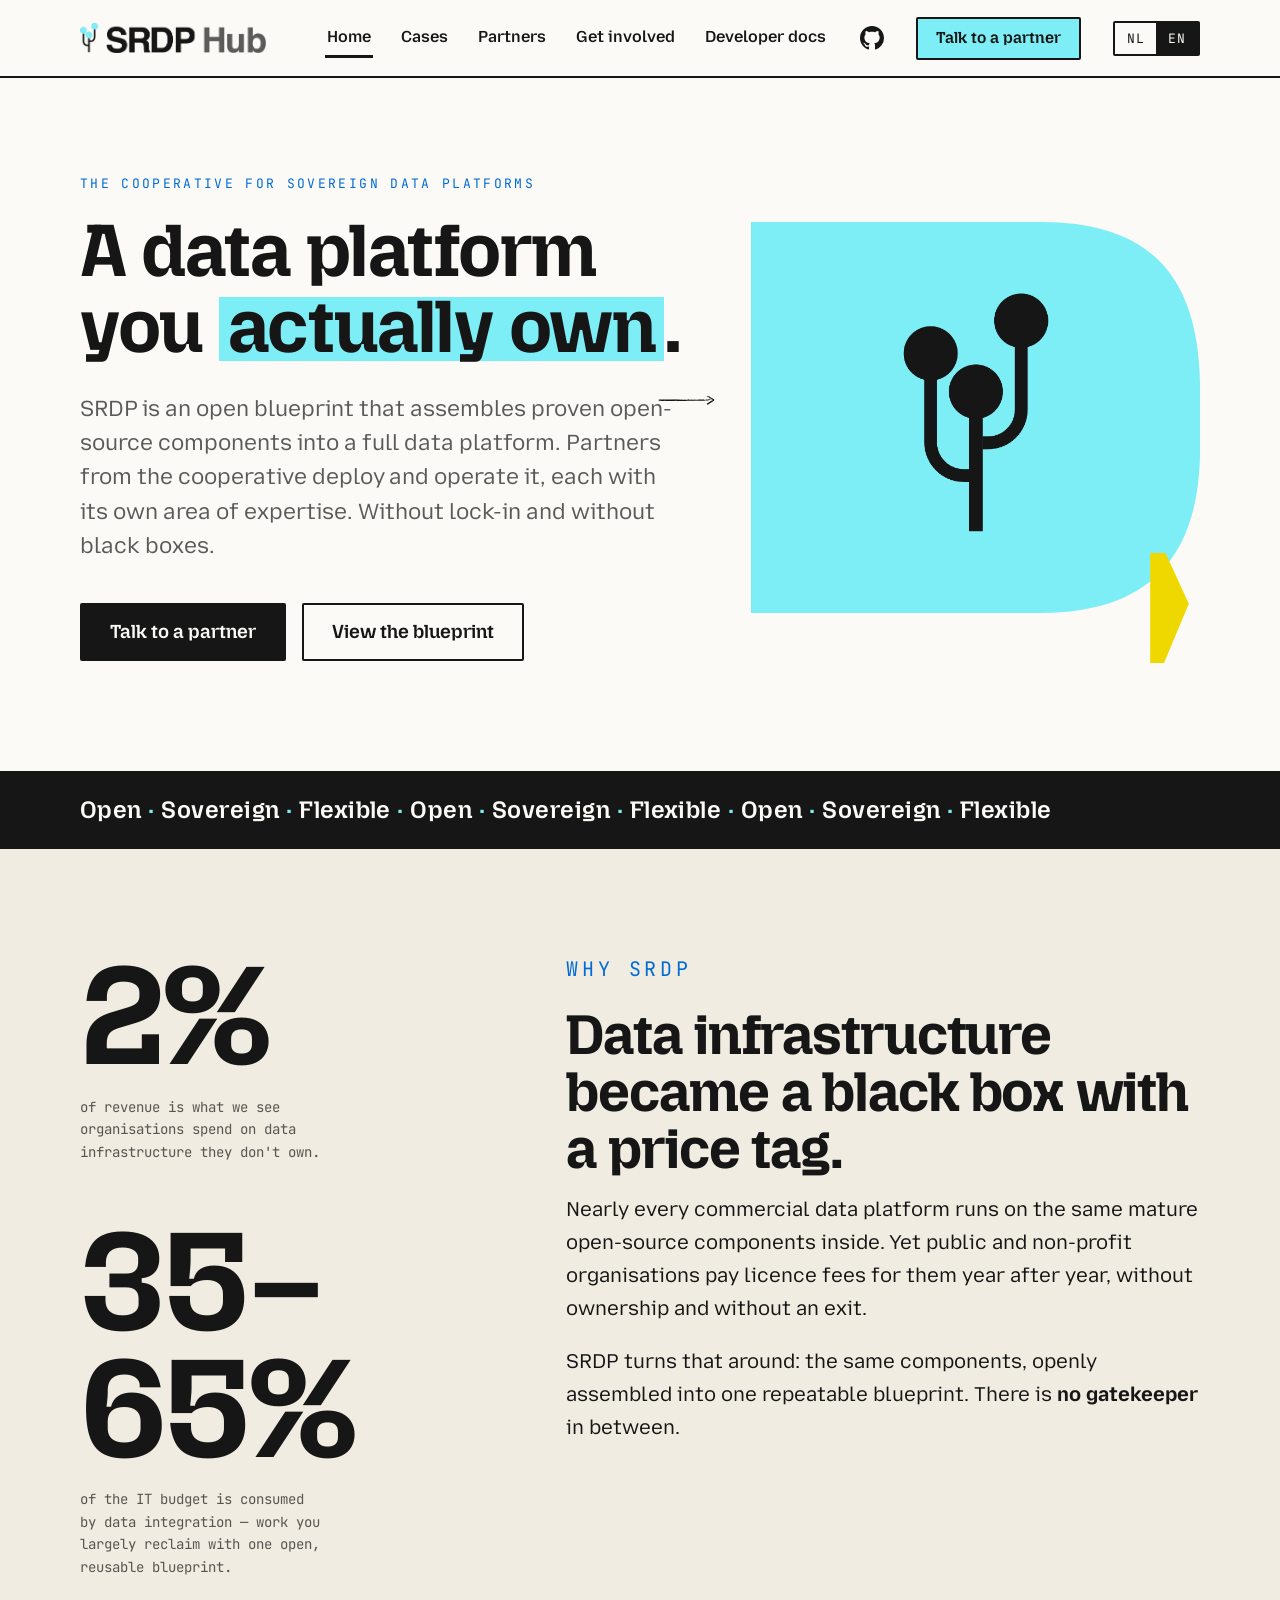
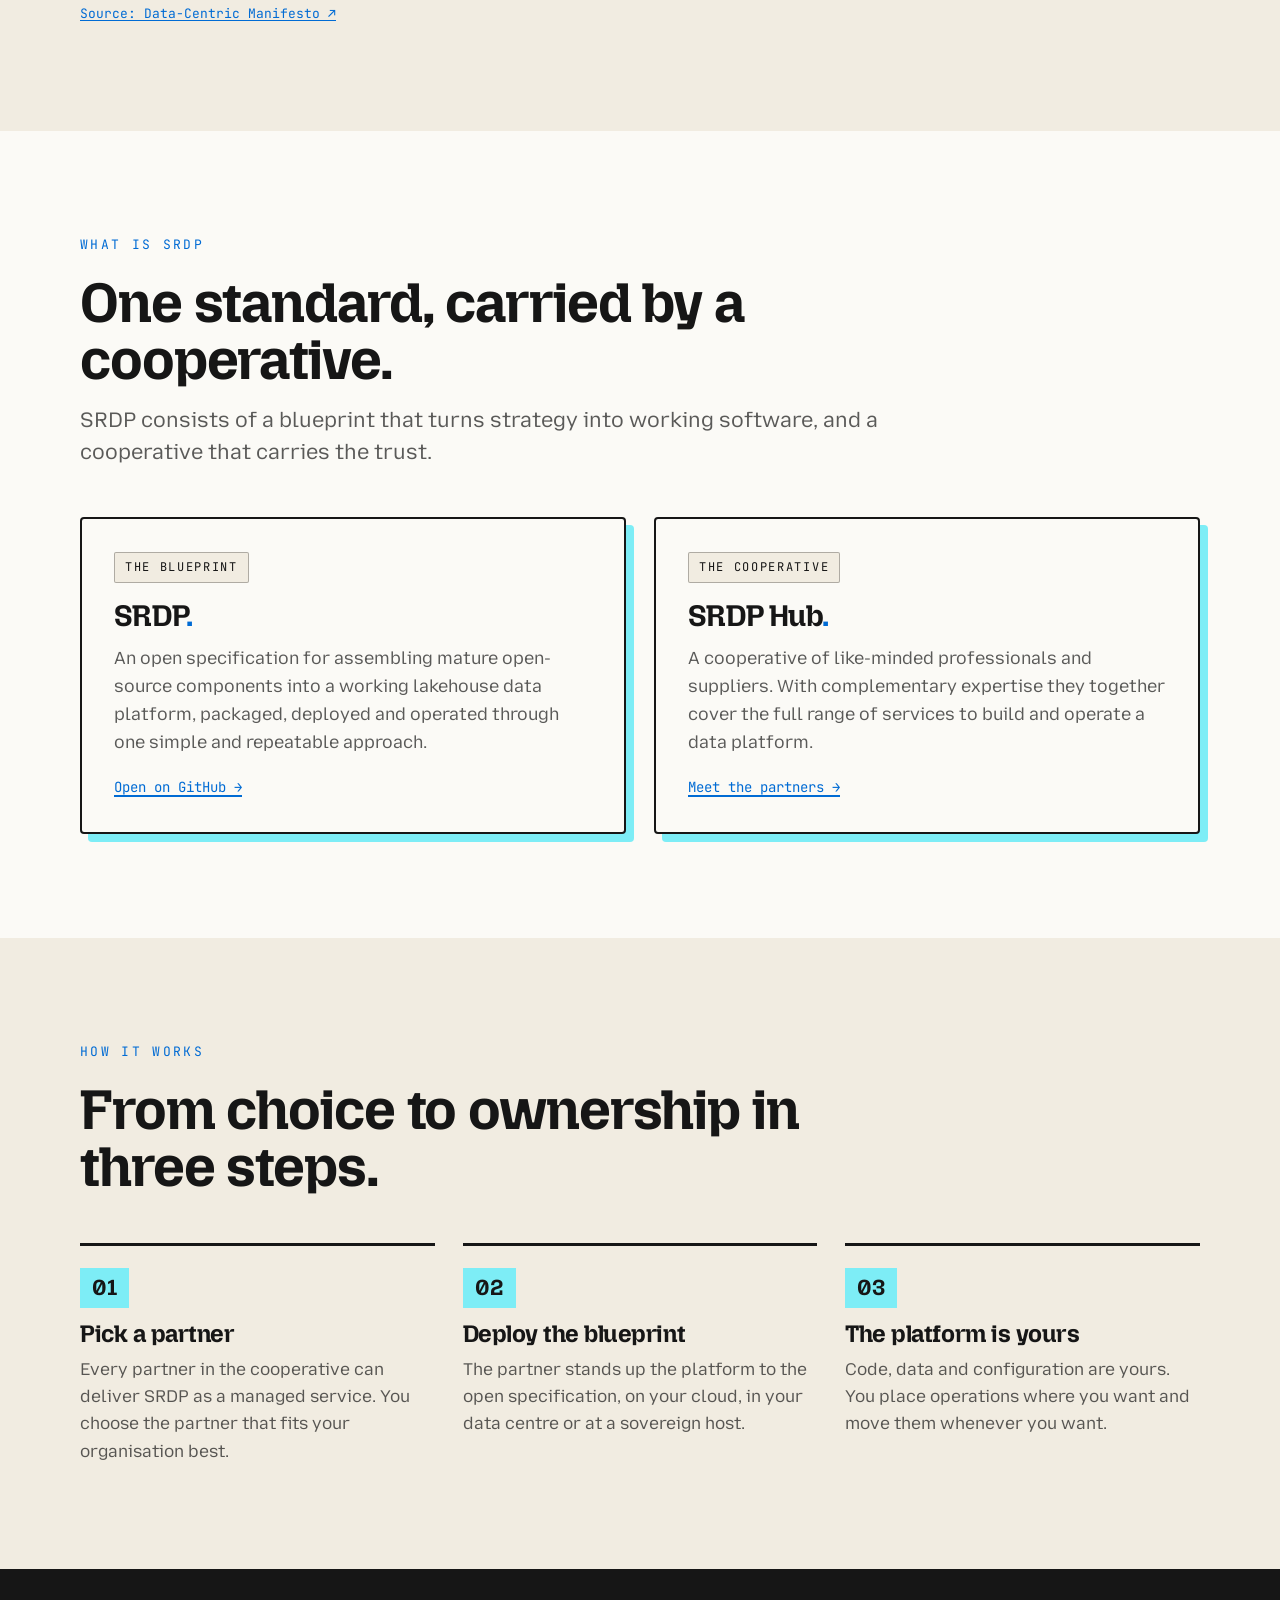
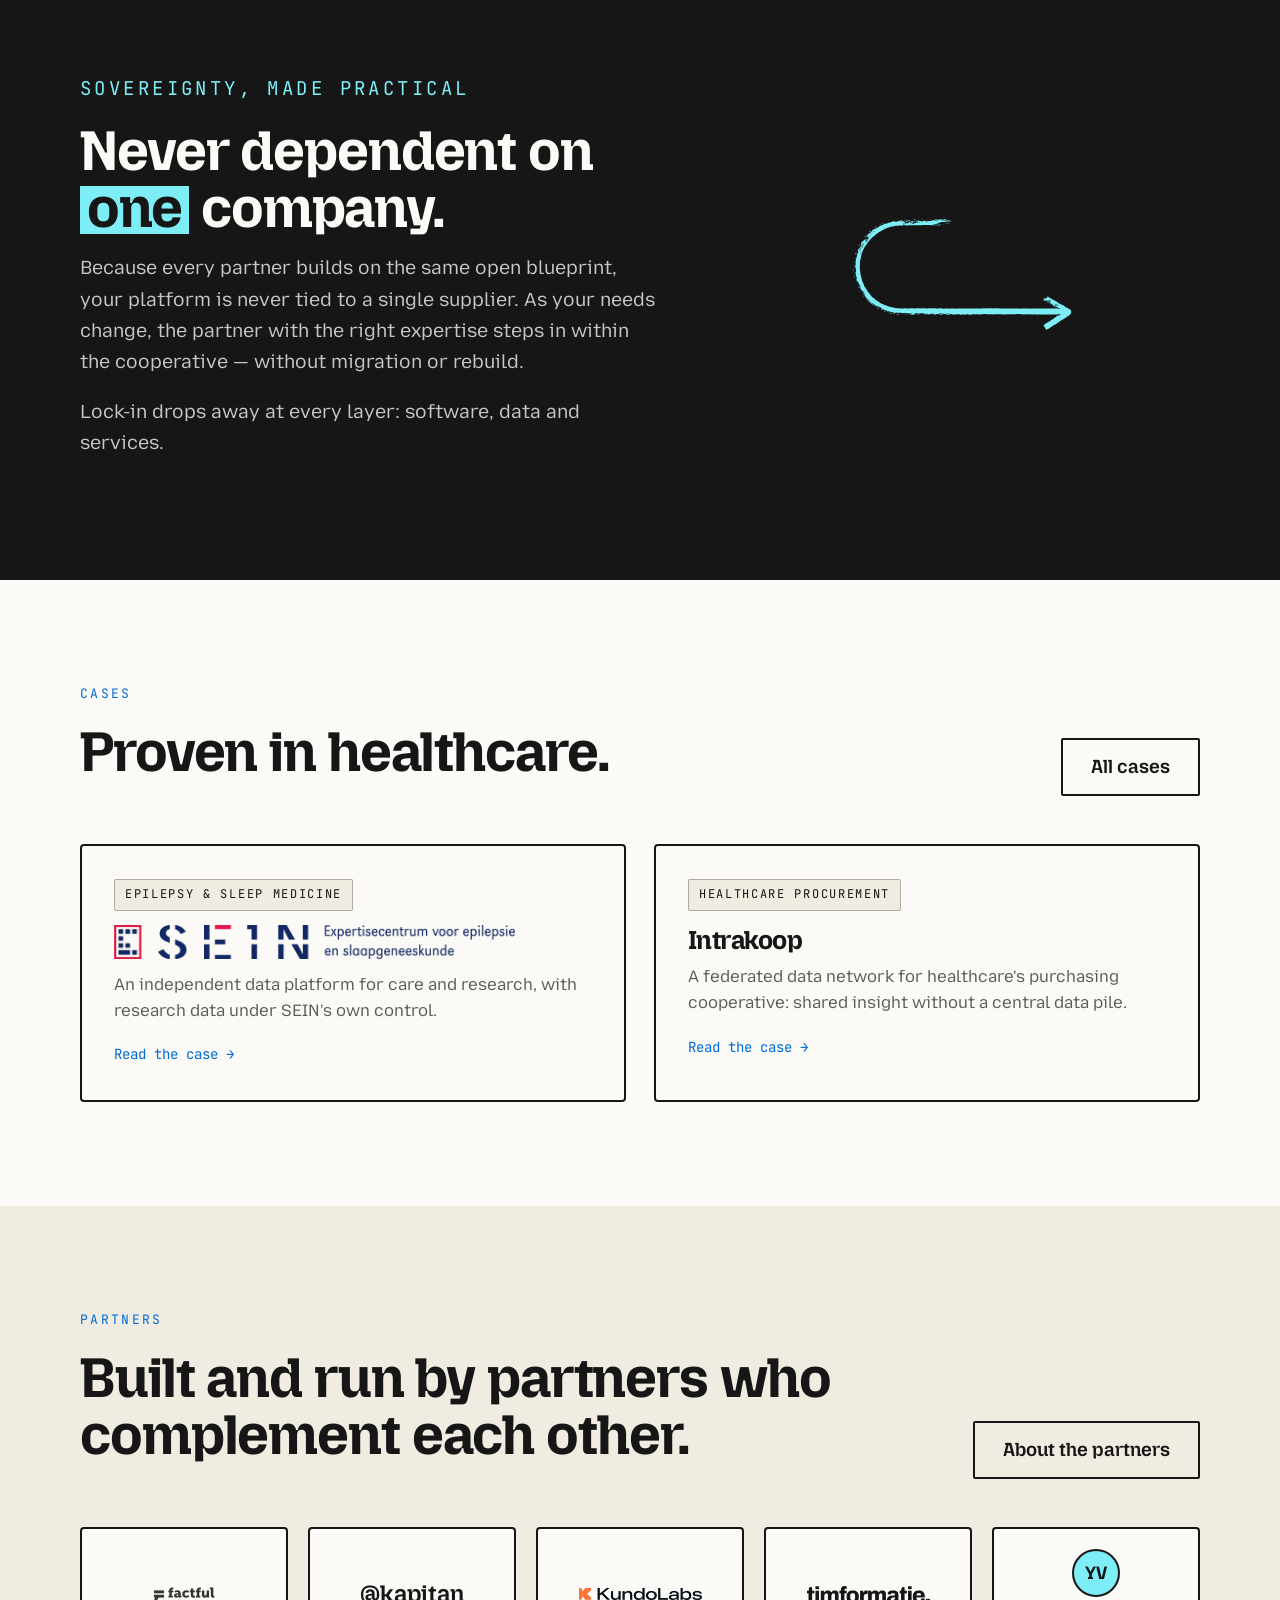
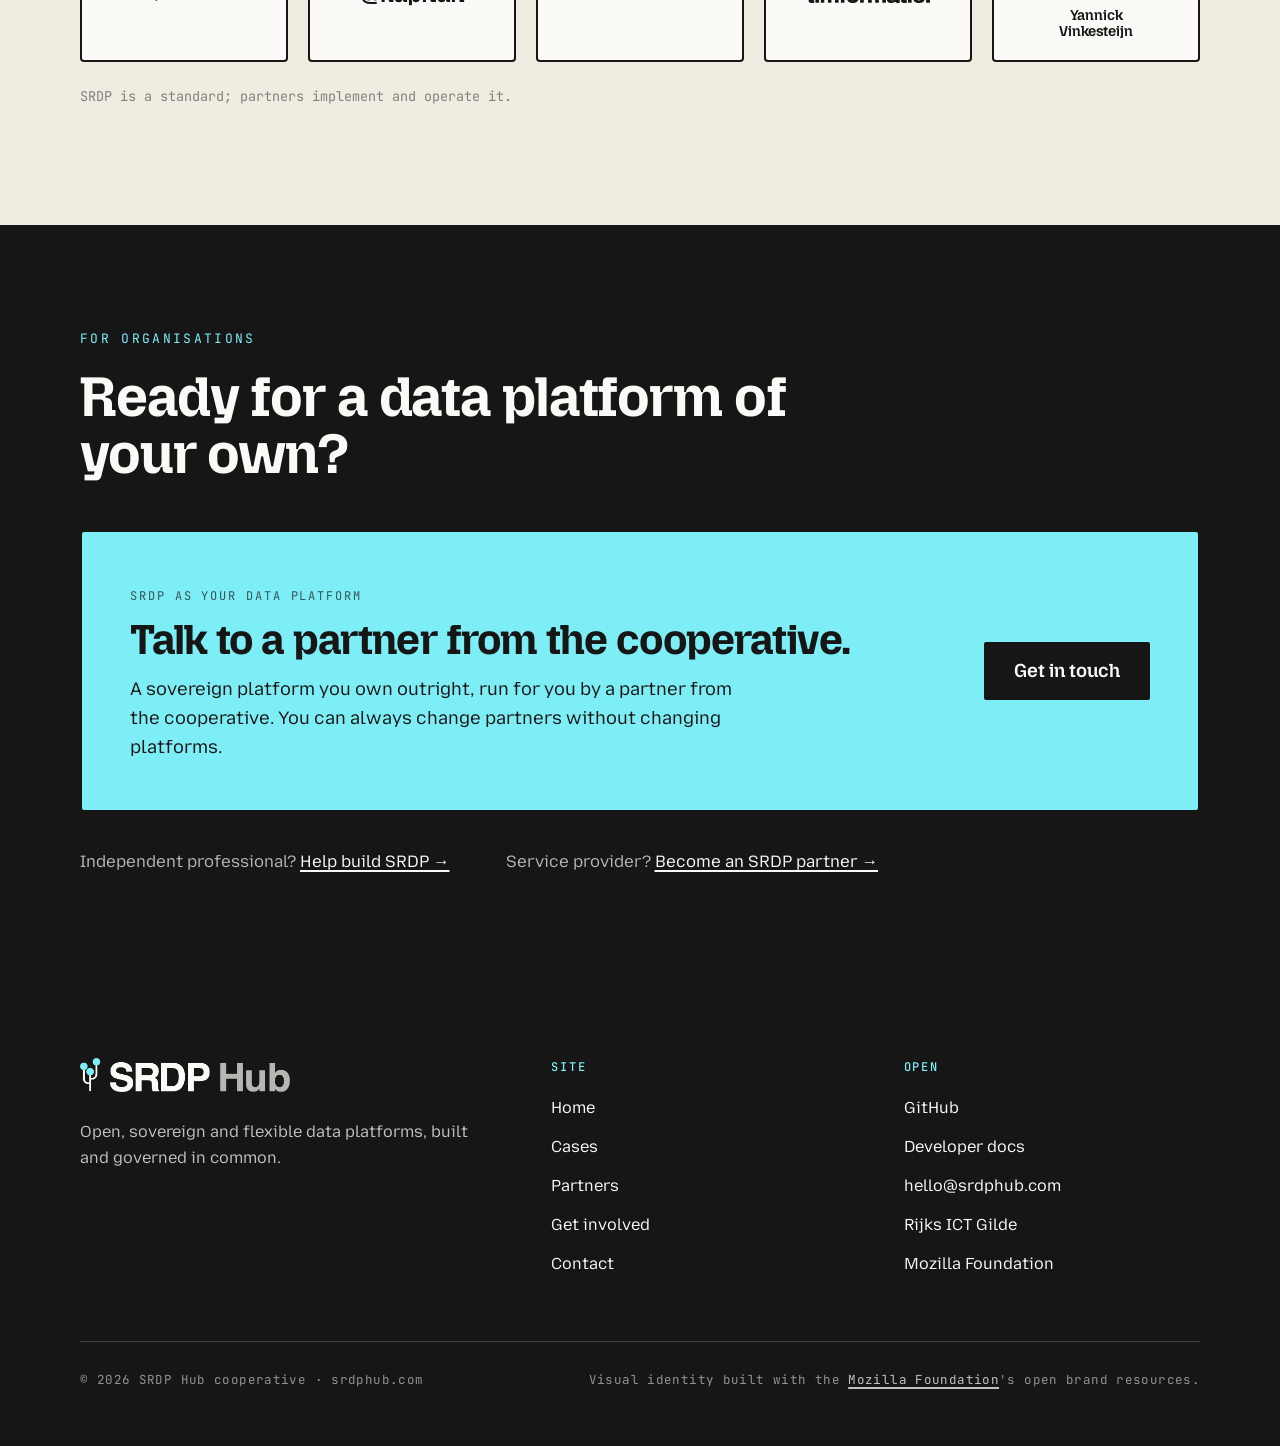
<file: index.html>
<!doctype html>
<html lang="nl" data-lang="nl">
<head>
<meta charset="utf-8">
<script>(function(){try{var k='srdphub-lang',s=localStorage.getItem(k),l;if(s==='en'||s==='nl'){l=s;}else{var a=navigator.languages&&navigator.languages.length?navigator.languages:[navigator.language||''];l=a.some(function(x){return /^nl/i.test(x);})?'nl':'en';}var d=document.documentElement;d.setAttribute('data-lang',l);d.setAttribute('lang',l);}catch(e){}})();</script>
<title>SRDP Hub — Een open-source dataplatform dat je écht bezit</title>
<meta name="viewport" content="width=device-width, initial-scale=1">
<meta name="description" content="SRDP is een open blauwdruk voor soevereine dataplatforms: bewezen open-source componenten, uitgerold en beheerd door coöperatie-partners met complementaire expertise. Zonder lock-in en zonder black box.">
<link rel="canonical" href="https://srdphub.com/">
<meta property="og:type" content="website">
<meta property="og:site_name" content="SRDP Hub">
<meta property="og:title" content="SRDP Hub — Een dataplatform dat je écht bezit">
<meta property="og:description" content="Open blauwdruk voor soevereine dataplatforms. Zonder lock-in en zonder black box, beheerd door partners met complementaire expertise.">
<meta property="og:url" content="https://srdphub.com/">
<meta property="og:image" content="https://srdphub.com/assets/og-image.png">
<meta property="og:locale" content="nl_NL">
<meta property="og:locale:alternate" content="en_US">
<meta name="twitter:card" content="summary_large_image">
<link rel="icon" type="image/png" href="assets/favicon.png">
<link rel="apple-touch-icon" href="assets/favicon.png">
<link rel="preconnect" href="https://fonts.googleapis.com">
<link rel="preconnect" href="https://fonts.gstatic.com" crossorigin>
<link href="https://fonts.googleapis.com/css2?family=Mozilla+Headline:wght@400;600;700&amp;family=Mozilla+Text:wght@400;500;600;700&amp;family=JetBrains+Mono:wght@400;500&amp;display=swap" rel="stylesheet">
<link rel="stylesheet" href="assets/tokens.css">
<link rel="stylesheet" href="assets/site.css?v=3">
<script type="application/ld+json">
{
  "@context": "https://schema.org",
  "@graph": [
    {
      "@type": "Organization",
      "@id": "https://srdphub.com/#org",
      "name": "SRDP Hub",
      "legalName": "SRDP Hub coöperatie",
      "url": "https://srdphub.com/",
      "logo": "https://srdphub.com/assets/og-image.png",
      "email": "hello@srdphub.com",
      "description": "SRDP Hub is een Nederlandse coöperatie van dienstverleners en professionals rond SRDP: een open blauwdruk die bewezen open-source componenten samenvoegt tot een soeverein dataplatform zonder vendor lock-in.",
      "slogan": "Open. Soeverein. Flexibel.",
      "areaServed": "NL",
      "sameAs": ["https://github.com/srdp-hub"],
      "member": [
        {"@type": "Organization", "name": "Factful", "url": "https://factful.nl"},
        {"@type": "Organization", "name": "@kapitan", "url": "https://kapitan.net"},
        {"@type": "Organization", "name": "KundoLabs", "url": "https://kundolabs.com"},
        {"@type": "Organization", "name": "Timformatie", "url": "https://timformatie.nl"},
        {"@type": "Person", "name": "Yannick Vinkesteijn", "url": "https://yannickvinkesteijn.com/", "jobTitle": "Lead developer, DHD"}
      ]
    },
    {
      "@type": "WebSite",
      "@id": "https://srdphub.com/#site",
      "url": "https://srdphub.com/",
      "name": "SRDP Hub",
      "publisher": {"@id": "https://srdphub.com/#org"},
      "inLanguage": ["nl", "en"]
    }
  ]
}
</script>
<style>
  /* ---------- page-specific: hero ---------- */
  .hero { padding: 96px 0 110px; overflow: hidden; }
  .hero-grid { display: grid; grid-template-columns: 1.15fr .85fr; gap: 64px; align-items: center; }
  .hero h1 { font-size: clamp(52px, 5.8vw, 84px); max-width: 14ch; }
  .hero .sub { font-size: 22px; line-height: 1.55; color: var(--ink-70); max-width: 54ch; margin: 28px 0 40px; }
  .hero-ctas { display: flex; gap: 16px; flex-wrap: wrap; align-items: center; }

  .hero-fig { position: relative; min-height: 440px; }
  .hero-blob {
    position: absolute; inset: 0;
    background-color: var(--cyan);
    -webkit-mask: url("assets/mozilla/Block_Curve_01_Green.svg") no-repeat center / contain;
    mask: url("assets/mozilla/Block_Curve_01_Green.svg") no-repeat center / contain;
  }
  .hero-fig .icon {
    position: absolute; top: 50%; left: 50%;
    transform: translate(-50%, -52%);
    height: 54%; width: auto;
  }
  .hero-fig .tri {
    position: absolute; right: -14px; bottom: -26px;
    width: 90px; height: 110px;
    background-color: var(--yellow);
    -webkit-mask: url("assets/mozilla/Block_Triangle_05_Green.svg") no-repeat center / contain;
    mask: url("assets/mozilla/Block_Triangle_05_Green.svg") no-repeat center / contain;
  }
  .hero-scrib {
    position: absolute; left: -120px; top: 38%;
    width: 110px; height: 70px;
    background-color: var(--ink);
    -webkit-mask: url("assets/mozilla/Scribble_01_Light.svg") no-repeat center / contain;
    mask: url("assets/mozilla/Scribble_01_Light.svg") no-repeat center / contain;
  }

  /* ---------- problem ---------- */
  .problem-grid { display: grid; grid-template-columns: .8fr 1.2fr; gap: 64px; align-items: start; }
  .stat-big { font-family: var(--font-display); font-weight: 700; font-size: clamp(96px, 11vw, 160px); line-height: .9; letter-spacing: -0.03em; }
  .stat-lbl { font-family: var(--font-mono); font-size: 14px; line-height: 1.6; color: var(--ink-70); max-width: 30ch; margin-top: 16px; }
  .stat-src { display: inline-block; margin-top: 12px; font-family: var(--font-mono); font-size: 13px; color: var(--blue-deep); text-decoration: underline; text-underline-offset: 2px; }
  .problem-grid .body p { font-size: 20px; line-height: 1.65; margin: 0 0 20px; max-width: 58ch; }

  /* ---------- what is SRDP ---------- */
  .def-grid { display: grid; grid-template-columns: 1fr 1fr; gap: 28px; }
  .def-grid .card h3 { font-size: 30px; margin: 18px 0 12px; }
  .def-grid .card h3 .dot { color: var(--blue-deep); }
  .def-grid .card p { margin: 0; font-size: 17.5px; color: var(--ink-70); }
  .def-grid .card .more { display: inline-block; margin-top: 20px; font-family: var(--font-mono); font-size: 14px; }

  /* ---------- steps ---------- */
  .steps-grid { display: grid; grid-template-columns: repeat(3, 1fr); gap: 28px; }
  .step { border-top: 3px solid var(--ink); padding-top: 22px; }
  .step .n {
    font-family: var(--font-display); font-weight: 700; font-size: 22px;
    display: inline-block; background: var(--cyan);
    padding: 2px 12px; margin-bottom: 14px;
  }
  .step h3 { font-size: 24px; margin: 0 0 10px; }
  .step p { margin: 0; font-size: 17px; color: var(--ink-70); }

  /* ---------- switch callout (ink) ---------- */
  .switch-grid { display: grid; grid-template-columns: 1.1fr .9fr; gap: 64px; align-items: center; }
  .switch-grid p { font-size: 19px; line-height: 1.65; color: rgba(251,250,246,.78); margin: 0 0 18px; max-width: 56ch; }
  .switch-fig { position: relative; min-height: 280px; }
  .switch-fig .loop {
    position: absolute; inset: 0;
    background-color: var(--cyan);
    -webkit-mask: url("assets/mozilla/Scribble_03_Light.svg") no-repeat center / contain;
    mask: url("assets/mozilla/Scribble_03_Light.svg") no-repeat center / contain;
  }

  /* ---------- cases teaser ---------- */
  .cases-grid { display: grid; grid-template-columns: repeat(auto-fit, minmax(280px, 1fr)); gap: 28px; }
  .cases-grid .card h3 { font-size: 26px; margin: 16px 0 10px; }
  .cases-grid .card h3.case-logo { margin: 14px 0 12px; }
  .cases-grid .card h3.case-logo img { display: block; height: 34px; width: auto; max-width: 100%; }
  .cases-grid .card p { margin: 0; font-size: 16.5px; color: var(--ink-70); }
  .cases-grid .card .go { display: inline-block; margin-top: 20px; font-family: var(--font-mono); font-size: 14px; color: var(--blue-deep); }
  .sec-head-row { display: flex; align-items: flex-end; justify-content: space-between; gap: 32px; flex-wrap: wrap; }

  /* ---------- partners band ---------- */
  .partner-grid { display: grid; grid-template-columns: repeat(5, 1fr); gap: 20px; margin-top: 8px; }
  .partner-tile {
    border: 2px solid var(--ink); border-radius: var(--r-md);
    min-height: 130px; display: flex; align-items: center; justify-content: center;
    background: var(--paper); padding: 20px;
  }
  .partner-tile img { max-height: 26px; max-width: 75%; object-fit: contain; }
  .partner-tile .wordmark { font-family: var(--font-display); font-weight: 600; font-size: 24px; letter-spacing: -0.01em; }
  .partner-tile.is-person { flex-direction: column; gap: 10px; }
  .partner-tile.is-person .ph { width: 48px; height: 48px; border-radius: 50%; object-fit: cover; object-position: center 28%; max-height: none; max-width: none; border: 2px solid var(--ink); }
  .partner-tile.is-person .ph.mono { display: flex; align-items: center; justify-content: center; background: var(--cyan); color: var(--ink); font-family: var(--font-display); font-weight: 700; font-size: 18px; }
  .partner-tile.is-person .nm { font-family: var(--font-display); font-weight: 600; font-size: 14.5px; line-height: 1.12; letter-spacing: -0.01em; text-align: center; }
  .partner-note { font-family: var(--font-mono); font-size: 13.5px; color: var(--ink-50); margin-top: 24px; }

  /* ---------- final CTA (client-first) ---------- */
  .cta-main {
    background: var(--cyan); color: var(--ink);
    border: 2px solid var(--ink); border-radius: var(--r-md);
    padding: 48px; display: grid; grid-template-columns: 1.2fr auto; gap: 40px; align-items: center;
    margin-top: 48px;
  }
  .cta-main h3 { font-size: clamp(30px, 3.4vw, 42px); margin: 10px 0 14px; color: var(--ink); }
  .cta-main p { margin: 0; font-size: 18px; max-width: 52ch; }
  .cta-k { font-family: var(--font-mono); font-size: 12px; letter-spacing: .16em; text-transform: uppercase; color: var(--ink-70); }
  .cta-quiet {
    margin-top: 36px;
    display: flex; gap: 56px; flex-wrap: wrap;
    font-size: 16.5px; color: rgba(251,250,246,.7);
  }
  .cta-quiet a { color: var(--paper); }
  .cta-quiet a:hover { color: var(--cyan); }

  @media (max-width: 920px) {
    .hero-grid, .problem-grid, .def-grid, .switch-grid, .cases-grid { grid-template-columns: 1fr; }
    .steps-grid { grid-template-columns: 1fr; }
    .partner-grid { grid-template-columns: 1fr 1fr; }
    .cta-main { grid-template-columns: 1fr; }
    .hero-fig { min-height: 320px; }
    .hero-scrib { display: none; }
  }
</style>
</head>
<body>

<a class="skip-link" href="#main"><span lang="nl">Naar inhoud</span><span lang="en">Skip to content</span></a>

<!-- ===================== NAV ===================== -->
<nav class="nav" data-screen-label="Navigation">
  <div class="wrap nav-in">
    <a class="nav-brand" href="index.html">
      <img src="assets/logo/srdp-hub-tree-ink.png" alt="SRDP Hub">
    </a>
    <div class="nav-links">
      <a href="index.html" aria-current="page">Home</a>
      <a href="cases.html">Cases</a>
      <a href="partners.html">Partners</a>
      <a href="join.html"><span lang="nl">Doe mee</span><span lang="en">Get involved</span></a>
      <a href="https://docs.srdphub.com/">Developer docs</a>
    </div>
    <a class="nav-gh" href="https://github.com/srdp-hub" aria-label="GitHub" title="GitHub">
      <svg viewBox="0 0 16 16" fill="currentColor" aria-hidden="true"><path d="M8 0C3.58 0 0 3.58 0 8c0 3.54 2.29 6.53 5.47 7.59.4.07.55-.17.55-.38 0-.19-.01-.82-.01-1.49-2.01.37-2.53-.49-2.69-.94-.09-.23-.48-.94-.82-1.13-.28-.15-.68-.52-.01-.53.63-.01 1.08.58 1.23.82.72 1.21 1.87.87 2.33.66.07-.52.28-.87.51-1.07-1.78-.2-3.64-.89-3.64-3.95 0-.87.31-1.59.82-2.15-.08-.2-.36-1.02.08-2.12 0 0 .67-.21 2.2.82.64-.18 1.32-.27 2-.27s1.36.09 2 .27c1.53-1.04 2.2-.82 2.2-.82.44 1.1.16 1.92.08 2.12.51.56.82 1.27.82 2.15 0 3.07-1.87 3.75-3.65 3.95.29.25.54.73.54 1.48 0 1.07-.01 1.93-.01 2.2 0 .21.15.46.55.38A8.01 8.01 0 0 0 16 8c0-4.42-3.58-8-8-8z"></path></svg>
    </a>
    <a class="nav-cta" href="contact.html"><span lang="nl">Praat met een partner</span><span lang="en">Talk to a partner</span></a>
    <div class="lang-toggle" role="group" aria-label="Taal / Language">
      <button type="button" data-lang="nl" aria-pressed="true">NL</button>
      <button type="button" data-lang="en" aria-pressed="false">EN</button>
    </div>
    <button class="nav-burger" type="button" aria-expanded="false" aria-label="Menu"><span></span><span></span><span></span></button>
  </div>
  <div class="nav-menu">
    <a href="index.html" aria-current="page">Home</a>
    <a href="cases.html">Cases</a>
    <a href="partners.html">Partners</a>
    <a href="join.html"><span lang="nl">Doe mee</span><span lang="en">Get involved</span></a>
    <a href="https://docs.srdphub.com/">Developer docs</a>
    <a href="contact.html"><span lang="nl">Praat met een partner →</span><span lang="en">Talk to a partner →</span></a>
  </div>
</nav>

<main id="main">

<!-- ===================== HERO ===================== -->
<header class="hero" data-screen-label="Hero">
  <div class="wrap hero-grid">
    <div>
      <p class="eyebrow"><span lang="nl">Coöperatie voor soevereine dataplatforms</span><span lang="en">The cooperative for sovereign data platforms</span></p>
      <h1 lang="nl">Een dataplatform dat je <span class="mark">écht bezit</span>.</h1>
      <h1 lang="en">A data platform you <span class="mark">actually own</span>.</h1>
      <p class="sub" lang="nl">SRDP is een open blauwdruk die bewezen open-source componenten samenvoegt tot een volwaardig dataplatform. Partners uit de coöperatie rollen het uit en beheren het, elk met een eigen expertise. Zonder lock-in en zonder black box.</p>
      <p class="sub" lang="en">SRDP is an open blueprint that assembles proven open-source components into a full data platform. Partners from the cooperative deploy and operate it, each with its own area of expertise. Without lock-in and without black boxes.</p>
      <div class="hero-ctas">
        <a class="btn btn-primary" href="contact.html"><span lang="nl">Praat met een partner</span><span lang="en">Talk to a partner</span></a>
        <a class="btn btn-ghost" href="https://github.com/srdp-hub"><span lang="nl">Bekijk de blauwdruk</span><span lang="en">View the blueprint</span></a>
      </div>
    </div>
    <div class="hero-fig" aria-hidden="true">
      <span class="hero-scrib"></span>
      <div class="hero-blob"></div>
      <img class="icon" src="assets/logo/icon-allink.png" alt="">
      <span class="tri"></span>
    </div>
  </div>
</header>

<!-- ===================== TICKER ===================== -->
<div class="ticker" aria-hidden="true">
  <div class="ticker-in" lang="nl">
    <span>Open <span class="dot">·</span> Soeverein <span class="dot">·</span> Flexibel <span class="dot">·</span> Open <span class="dot">·</span> Soeverein <span class="dot">·</span> Flexibel <span class="dot">·</span> Open <span class="dot">·</span> Soeverein <span class="dot">·</span> Flexibel</span>
  </div>
  <div class="ticker-in" lang="en">
    <span>Open <span class="dot">·</span> Sovereign <span class="dot">·</span> Flexible <span class="dot">·</span> Open <span class="dot">·</span> Sovereign <span class="dot">·</span> Flexible <span class="dot">·</span> Open <span class="dot">·</span> Sovereign <span class="dot">·</span> Flexible</span>
  </div>
</div>

<!-- ===================== PROBLEM ===================== -->
<section class="sec sec-sand" data-screen-label="Why SRDP">
  <div class="wrap">
    <div class="problem-grid">
      <div>
        <div class="stat-big">2%</div>
        <p class="stat-lbl" lang="nl">van de omzet zien wij organisaties besteden aan data-infrastructuur die ze niet bezitten.</p>
        <p class="stat-lbl" lang="en">of revenue is what we see organisations spend on data infrastructure they don't own.</p>
        <div class="stat-big" style="margin-top: 56px">35–65%</div>
        <p class="stat-lbl" lang="nl">van het IT-budget gaat op aan data-integratie — werk dat je met één open, herbruikbare blauwdruk grotendeels terugwint.</p>
        <p class="stat-lbl" lang="en">of the IT budget is consumed by data integration — work you largely reclaim with one open, reusable blueprint.</p>
        <a class="stat-src" href="https://datacentricmanifesto.org/principles/" target="_blank" rel="noopener"><span lang="nl">Bron: Data-Centric Manifesto ↗</span><span lang="en">Source: Data-Centric Manifesto ↗</span></a>
      </div>
      <div class="body">
        <p class="eyebrow"><span lang="nl">Waarom SRDP</span><span lang="en">Why SRDP</span></p>
        <h2 lang="nl">Data-infrastructuur werd een black box met een prijskaartje.</h2>
        <h2 lang="en">Data infrastructure became a black box with a price tag.</h2>
        <p lang="nl">Vrijwel elk commercieel dataplatform draait vanbinnen op dezelfde volwassen open-source componenten. Toch betalen publieke en non-profitorganisaties er jaar na jaar licenties voor, zonder eigenaarschap en zonder vertrekoptie.</p>
        <p lang="en">Nearly every commercial data platform runs on the same mature open-source components inside. Yet public and non-profit organisations pay licence fees for them year after year, without ownership and without an exit.</p>
        <p lang="nl">SRDP keert dat om: dezelfde componenten, open samengevoegd tot één herhaalbare blauwdruk. Er zit <strong>geen poortwachter</strong> meer tussen.</p>
        <p lang="en">SRDP turns that around: the same components, openly assembled into one repeatable blueprint. There is <strong>no gatekeeper</strong> in between.</p>
      </div>
    </div>
  </div>
</section>

<!-- ===================== WHAT IS SRDP ===================== -->
<section class="sec" data-screen-label="What is SRDP">
  <div class="wrap">
    <p class="eyebrow"><span lang="nl">Wat is SRDP</span><span lang="en">What is SRDP</span></p>
    <h2 lang="nl">Eén standaard, gedragen door een coöperatie.</h2>
    <h2 lang="en">One standard, carried by a cooperative.</h2>
    <p class="sub" lang="nl">SRDP bestaat uit een blauwdruk die de strategie omzet in werkende software, en een coöperatie die het vertrouwen draagt.</p>
    <p class="sub" lang="en">SRDP consists of a blueprint that turns strategy into working software, and a cooperative that carries the trust.</p>
    <div class="def-grid">
      <div class="card card-hard">
        <span class="tag"><span lang="nl">De blauwdruk</span><span lang="en">The blueprint</span></span>
        <h3>SRDP<span class="dot">.</span></h3>
        <p lang="nl">Een open specificatie voor het samenstellen van volwassen open-source componenten tot een werkend lakehouse-dataplatform, verpakt, uitgerold en beheerd via één eenvoudige en herhaalbare aanpak.</p>
        <p lang="en">An open specification for assembling mature open-source components into a working lakehouse data platform, packaged, deployed and operated through one simple and repeatable approach.</p>
        <a class="more" href="https://github.com/srdp-hub"><span lang="nl">Open op GitHub →</span><span lang="en">Open on GitHub →</span></a>
      </div>
      <div class="card card-hard">
        <span class="tag"><span lang="nl">De coöperatie</span><span lang="en">The cooperative</span></span>
        <h3>SRDP Hub<span class="dot">.</span></h3>
        <p lang="nl">Een coöperatie van gelijkgestemde professionals en leveranciers. Met complementaire expertise dekken zij samen het volledige dienstenpalet om een dataplatform te bouwen en te beheren.</p>
        <p lang="en">A cooperative of like-minded professionals and suppliers. With complementary expertise they together cover the full range of services to build and operate a data platform.</p>
        <a class="more" href="partners.html"><span lang="nl">Ontmoet de partners →</span><span lang="en">Meet the partners →</span></a>
      </div>
    </div>
  </div>
</section>

<!-- ===================== HOW IT WORKS ===================== -->
<section class="sec sec-sand" data-screen-label="How it works">
  <div class="wrap">
    <p class="eyebrow"><span lang="nl">Hoe het werkt</span><span lang="en">How it works</span></p>
    <h2 lang="nl">Van keuze tot eigenaarschap in drie stappen.</h2>
    <h2 lang="en">From choice to ownership in three steps.</h2>
    <div class="steps-grid" style="margin-top: 48px">
      <div class="step">
        <span class="n">01</span>
        <h3 lang="nl">Kies een partner</h3>
        <h3 lang="en">Pick a partner</h3>
        <p lang="nl">Elke partner in de coöperatie kan SRDP leveren als beheerde dienst. Je kiest de partner die het best bij je organisatie past.</p>
        <p lang="en">Every partner in the cooperative can deliver SRDP as a managed service. You choose the partner that fits your organisation best.</p>
      </div>
      <div class="step">
        <span class="n">02</span>
        <h3 lang="nl">Rol de blauwdruk uit</h3>
        <h3 lang="en">Deploy the blueprint</h3>
        <p lang="nl">De partner zet het platform neer volgens de open specificatie, op jouw eigen cloud, in je datacenter of bij een soevereine host.</p>
        <p lang="en">The partner stands up the platform to the open specification, on your cloud, in your data centre or at a sovereign host.</p>
      </div>
      <div class="step">
        <span class="n">03</span>
        <h3 lang="nl">Het platform is van jou</h3>
        <h3 lang="en">The platform is yours</h3>
        <p lang="nl">Code, data en configuratie zijn van jou. Het beheer beleg je waar je wilt en verleg je wanneer je wilt.</p>
        <p lang="en">Code, data and configuration are yours. You place operations where you want and move them whenever you want.</p>
      </div>
    </div>
  </div>
</section>

<!-- ===================== SWITCH CALLOUT ===================== -->
<section class="sec sec-ink on-ink" data-screen-label="Switchability">
  <div class="wrap switch-grid">
    <div>
      <p class="eyebrow"><span lang="nl">Soevereiniteit, praktisch gemaakt</span><span lang="en">Sovereignty, made practical</span></p>
      <h2 lang="nl">Nooit afhankelijk van <span class="mark">één</span> bedrijf.</h2>
      <h2 lang="en">Never dependent on <span class="mark">one</span> company.</h2>
      <p lang="nl">Omdat elke partner op dezelfde open blauwdruk bouwt, is je platform nooit aan één leverancier gebonden. Verandert je behoefte, dan schuift binnen de coöperatie de partner met de juiste expertise aan — zonder migratie en zonder herbouw.</p>
      <p lang="en">Because every partner builds on the same open blueprint, your platform is never tied to a single supplier. As your needs change, the partner with the right expertise steps in within the cooperative — without migration or rebuild.</p>
      <p lang="nl">Zo verdwijnt lock-in op elke laag: software, data én dienstverlening.</p>
      <p lang="en">Lock-in drops away at every layer: software, data and services.</p>
    </div>
    <div class="switch-fig" aria-hidden="true">
      <span class="loop"></span>
    </div>
  </div>
</section>

<!-- ===================== CASES TEASER ===================== -->
<section class="sec" data-screen-label="Cases">
  <div class="wrap">
    <div class="sec-head-row">
      <div>
        <p class="eyebrow">Cases</p>
        <h2 lang="nl">Bewezen in de zorg.</h2>
        <h2 lang="en">Proven in healthcare.</h2>
      </div>
      <a class="btn btn-ghost" href="cases.html"><span lang="nl">Alle cases</span><span lang="en">All cases</span></a>
    </div>
    <div class="cases-grid" style="margin-top: 48px">
      <a class="card" href="cases.html#sein">
        <span class="tag"><span lang="nl">Epilepsiezorg &amp; slaapgeneeskunde</span><span lang="en">Epilepsy &amp; sleep medicine</span></span>
        <h3 class="case-logo"><img src="assets/testimonials/SEIN_LOGO_ERNAAST_FC.png" alt="SEIN"></h3>
        <p lang="nl">Een onafhankelijk dataplatform voor zorg en onderzoek, met onderzoeksdata in eigen beheer.</p>
        <p lang="en">An independent data platform for care and research, with research data under SEIN's own control.</p>
        <span class="go"><span lang="nl">Lees de case →</span><span lang="en">Read the case →</span></span>
      </a>
      <a class="card" href="cases.html#intrakoop">
        <span class="tag"><span lang="nl">Zorginkoop</span><span lang="en">Healthcare procurement</span></span>
        <h3>Intrakoop</h3>
        <p lang="nl">Een federatief datanetwerk voor de inkoopcoöperatie van de zorg, met gedeelde inzichten zonder centrale databerg.</p>
        <p lang="en">A federated data network for healthcare's purchasing cooperative: shared insight without a central data pile.</p>
        <span class="go"><span lang="nl">Lees de case →</span><span lang="en">Read the case →</span></span>
      </a>
    </div>
  </div>
</section>

<!-- ===================== PARTNERS BAND ===================== -->
<section class="sec sec-sand" data-screen-label="Partners">
  <div class="wrap">
    <div class="sec-head-row">
      <div>
        <p class="eyebrow">Partners</p>
        <h2 lang="nl">Gebouwd en beheerd door partners die elkaar aanvullen.</h2>
        <h2 lang="en">Built and run by partners who complement each other.</h2>
      </div>
      <a class="btn btn-ghost" href="partners.html"><span lang="nl">Over de partners</span><span lang="en">About the partners</span></a>
    </div>
    <div class="partner-grid" style="margin-top: 48px">
      <div class="partner-tile"><img src="assets/partners/factful.svg" alt="Factful"></div>
      <div class="partner-tile"><span class="wordmark">@kapitan</span></div>
      <div class="partner-tile"><img src="assets/partners/kundolabs.png" alt="KundoLabs"></div>
      <div class="partner-tile"><img src="assets/partners/timformatie-ink.png" alt="Timformatie"></div>
      <div class="partner-tile is-person">
        <img class="ph" src="https://yannickvinkesteijn.com/images/yannick_new-min.png" alt="Yannick Vinkesteijn" onerror="this.onerror=null;this.outerHTML='<span class=&quot;ph mono&quot;>YV</span>'">
        <span class="nm">Yannick<br>Vinkesteijn</span>
      </div>
    </div>
    <p class="partner-note" lang="nl">SRDP is een standaard; partners implementeren en beheren hem.</p>
    <p class="partner-note" lang="en">SRDP is a standard; partners implement and operate it.</p>
  </div>
</section>

<!-- ===================== FINAL CTA ===================== -->
<section class="sec sec-ink on-ink" data-screen-label="Final CTA">
  <div class="wrap">
    <p class="eyebrow"><span lang="nl">Voor organisaties</span><span lang="en">For organisations</span></p>
    <h2 lang="nl">Klaar voor een dataplatform in eigen hand?</h2>
    <h2 lang="en">Ready for a data platform of your own?</h2>
    <div class="cta-main">
      <div>
        <span class="cta-k"><span lang="nl">SRDP als jouw dataplatform</span><span lang="en">SRDP as your data platform</span></span>
        <h3 lang="nl">Praat met een partner uit de coöperatie.</h3>
        <h3 lang="en">Talk to a partner from the cooperative.</h3>
        <p lang="nl">Een soeverein platform dat je volledig bezit en dat een partner uit de coöperatie voor je beheert. Wisselen van partner kan altijd, zonder van platform te wisselen.</p>
        <p lang="en">A sovereign platform you own outright, run for you by a partner from the cooperative. You can always change partners without changing platforms.</p>
      </div>
      <a class="btn" style="background: var(--ink); color: var(--paper); border-color: var(--ink)" href="contact.html"><span lang="nl">Neem contact op</span><span lang="en">Get in touch</span></a>
    </div>
    <div class="cta-quiet">
      <span lang="nl">Zelfstandig professional? <a href="join.html#consultant">Bouw mee aan SRDP →</a></span>
      <span lang="en">Independent professional? <a href="join.html#consultant">Help build SRDP →</a></span>
      <span lang="nl">Dienstverlener? <a href="join.html#msp">Word SRDP-partner →</a></span>
      <span lang="en">Service provider? <a href="join.html#msp">Become an SRDP partner →</a></span>
    </div>
  </div>
</section>

</main>

<!-- ===================== FOOTER ===================== -->
<footer class="footer" data-screen-label="Footer">
  <div class="wrap">
    <div class="footer-grid">
      <div>
        <img class="mark-img" src="assets/logo/srdp-hub-tree-paper.png" alt="SRDP Hub">
        <p style="max-width: 38ch; margin: 18px 0 0; font-size: 16px" lang="nl">Open, soevereine en flexibele dataplatforms, samen gebouwd en samen bestuurd.</p>
        <p style="max-width: 38ch; margin: 18px 0 0; font-size: 16px" lang="en">Open, sovereign and flexible data platforms, built and governed in common.</p>
      </div>
      <div>
        <h5>Site</h5>
        <ul>
          <li><a href="index.html">Home</a></li>
          <li><a href="cases.html">Cases</a></li>
          <li><a href="partners.html">Partners</a></li>
          <li><a href="join.html"><span lang="nl">Doe mee</span><span lang="en">Get involved</span></a></li>
          <li><a href="contact.html">Contact</a></li>
        </ul>
      </div>
      <div>
        <h5><span lang="nl">Open</span><span lang="en">Open</span></h5>
        <ul>
          <li><a href="https://github.com/srdp-hub">GitHub</a></li>
          <li><a href="https://docs.srdphub.com/">Developer docs</a></li>
          <li><a href="mailto:hello@srdphub.com">hello@srdphub.com</a></li>
          <li><a href="https://www.rijksorganisatieodi.nl/rijks-ict-gilde">Rijks ICT Gilde</a></li>
          <li><a href="https://www.mozillafoundation.org">Mozilla Foundation</a></li>
        </ul>
      </div>
    </div>
    <div class="footer-base">
      <span>© 2026 SRDP Hub <span lang="nl">coöperatie</span><span lang="en">cooperative</span> · srdphub.com</span>
      <span lang="nl">Visuele identiteit gebouwd met de open brand resources van de <a href="https://www.mozillafoundation.org">Mozilla Foundation</a>.</span>
      <span lang="en">Visual identity built with the <a href="https://www.mozillafoundation.org">Mozilla Foundation</a>'s open brand resources.</span>
    </div>
  </div>
</footer>

<script src="assets/site.js"></script>
</body>
</html>
</file>
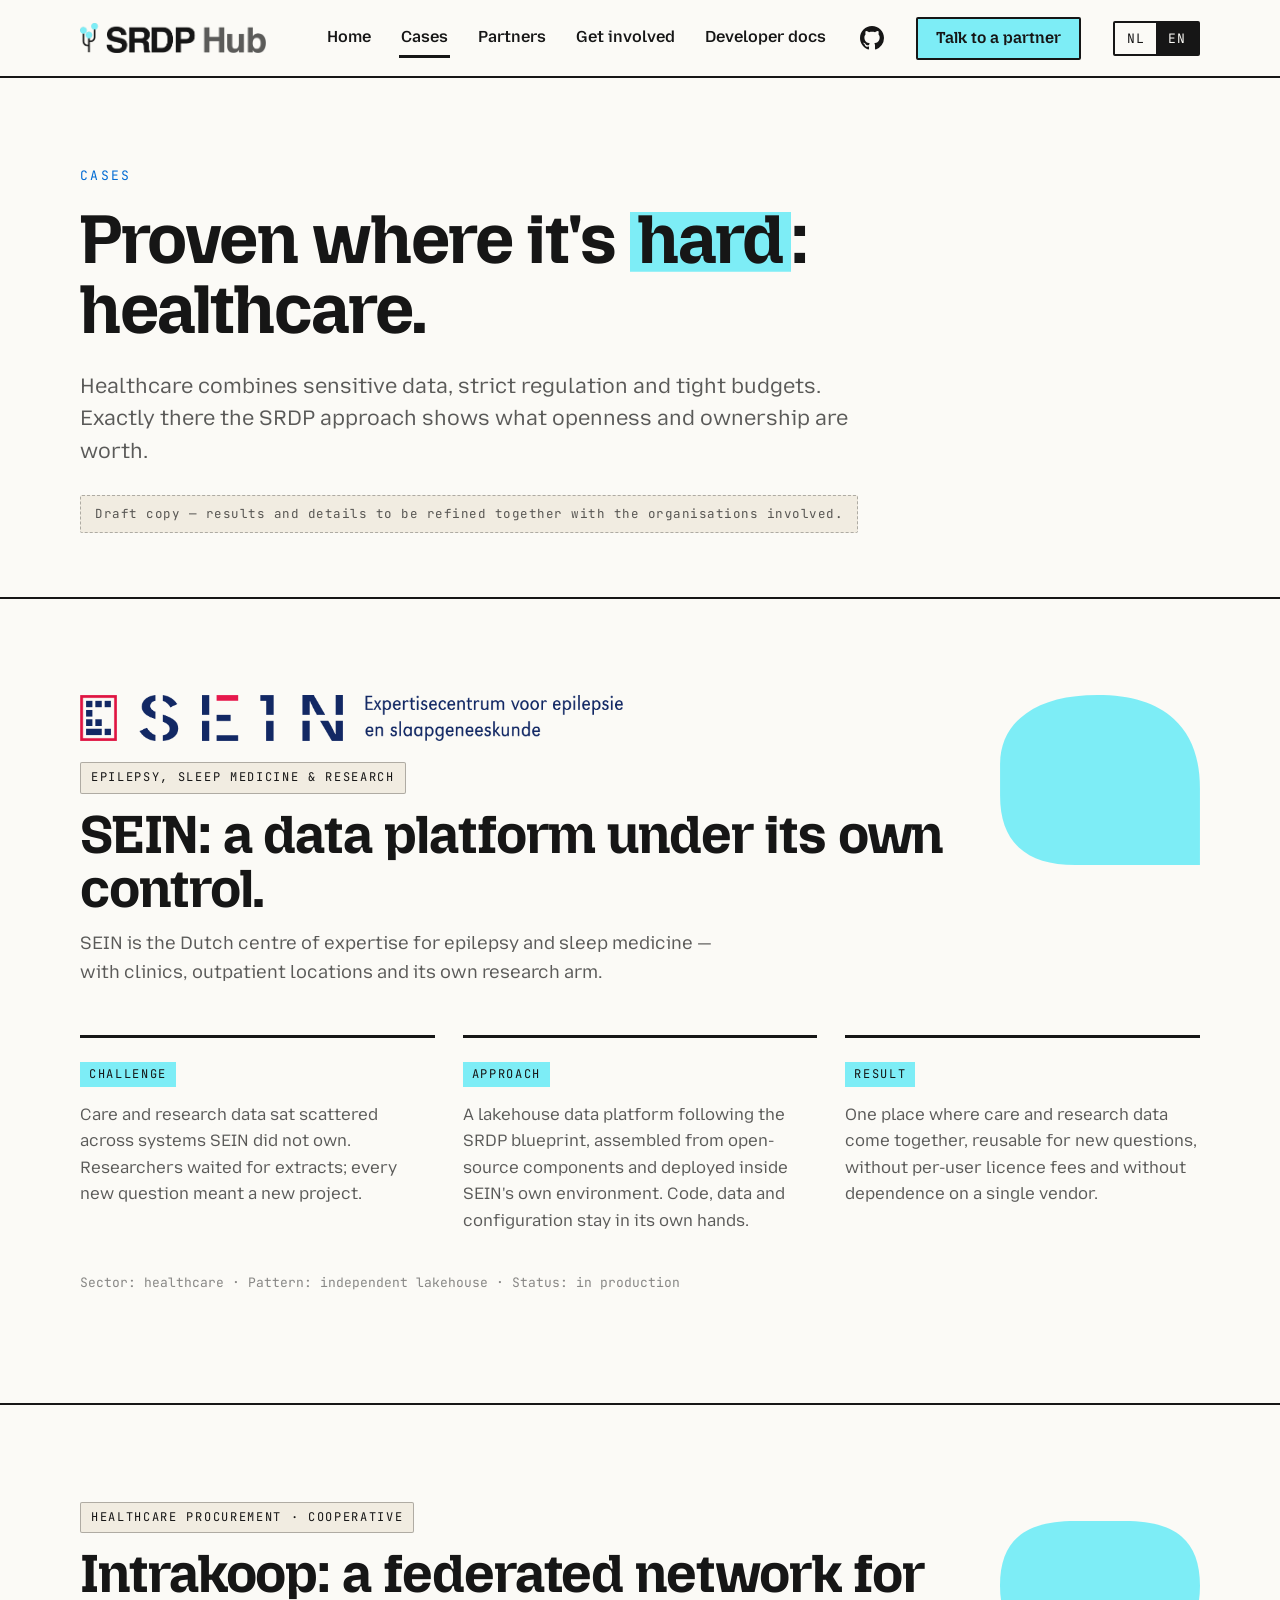
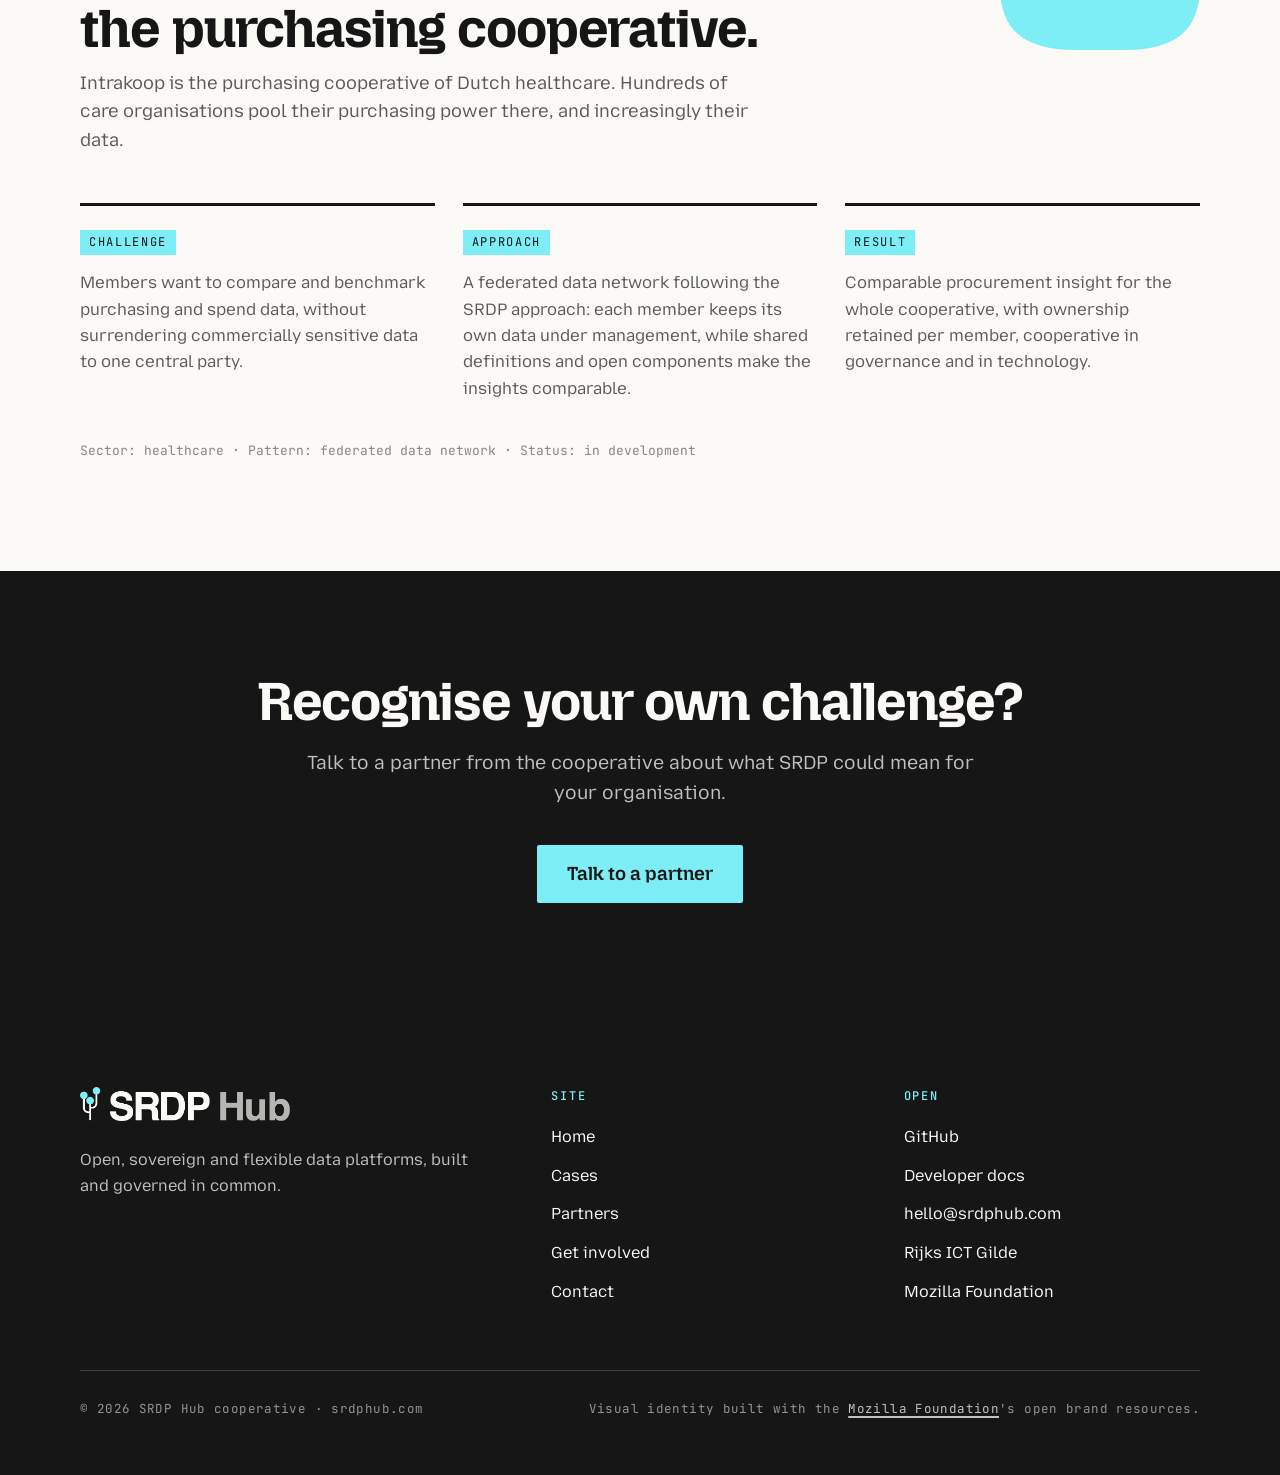
<file: cases.html>
<!doctype html>
<html lang="nl" data-lang="nl">
<head>
<meta charset="utf-8">
<script>(function(){try{var k='srdphub-lang',s=localStorage.getItem(k),l;if(s==='en'||s==='nl'){l=s;}else{var a=navigator.languages&&navigator.languages.length?navigator.languages:[navigator.language||''];l=a.some(function(x){return /^nl/i.test(x);})?'nl':'en';}var d=document.documentElement;d.setAttribute('data-lang',l);d.setAttribute('lang',l);}catch(e){}})();</script>
<title>Cases — SRDP in de zorg: SEIN, Intrakoop — SRDP Hub</title>
<meta name="viewport" content="width=device-width, initial-scale=1">
<meta name="description" content="Twee zorgcases met de SRDP-aanpak: een soeverein lakehouse bij SEIN, en een federatief datanetwerk voor inkoopcoöperatie Intrakoop.">
<link rel="canonical" href="https://srdphub.com/cases.html">
<meta property="og:type" content="website">
<meta property="og:site_name" content="SRDP Hub">
<meta property="og:title" content="Cases — SRDP bewezen in de zorg">
<meta property="og:description" content="SEIN en Intrakoop: soevereine dataplatforms en federatieve datanetwerken op de open SRDP-blauwdruk.">
<meta property="og:url" content="https://srdphub.com/cases.html">
<meta property="og:image" content="https://srdphub.com/assets/og-image.png">
<meta name="twitter:card" content="summary_large_image">
<link rel="icon" type="image/png" href="assets/favicon.png">
<link rel="preconnect" href="https://fonts.googleapis.com">
<link rel="preconnect" href="https://fonts.gstatic.com" crossorigin>
<link href="https://fonts.googleapis.com/css2?family=Mozilla+Headline:wght@400;600;700&amp;family=Mozilla+Text:wght@400;500;600;700&amp;family=JetBrains+Mono:wght@400;500&amp;display=swap" rel="stylesheet">
<link rel="stylesheet" href="assets/tokens.css">
<link rel="stylesheet" href="assets/site.css?v=3">
<script type="application/ld+json">
{
  "@context": "https://schema.org",
  "@type": "CollectionPage",
  "url": "https://srdphub.com/cases.html",
  "name": "Cases — SRDP in de zorg",
  "about": {"@id": "https://srdphub.com/#org"},
  "inLanguage": ["nl", "en"]
}
</script>
<style>
  .page-hero { padding-bottom: 64px; }
  .case { padding: 96px 0; border-top: 2px solid var(--ink); scroll-margin-top: 90px; }
  .case-head { display: grid; grid-template-columns: 1fr auto; gap: 32px; align-items: start; margin-bottom: 48px; }
  .case-logo { display: block; height: 46px; width: auto; max-width: 78%; margin-bottom: 20px; }
  .case-head h2 { font-size: clamp(36px, 4.2vw, 54px); margin: 14px 0 12px; }
  .case-head .who { font-size: 18px; color: var(--ink-70); max-width: 56ch; margin: 0; }
  .case-fig {
    width: 200px; height: 170px;
    background-color: var(--cyan);
    -webkit-mask: var(--shape) no-repeat center / contain;
    mask: var(--shape) no-repeat center / contain;
  }
  .case-cols { display: grid; grid-template-columns: 1fr 1fr 1fr; gap: 28px; }
  .case-col { border-top: 3px solid var(--ink); padding-top: 20px; }
  .case-col .k {
    display: inline-block;
    font-family: var(--font-mono); font-size: 12px; letter-spacing: .14em; text-transform: uppercase;
    background: var(--cyan); color: var(--ink); padding: 3px 9px; margin-bottom: 14px;
  }
  .case-col p { margin: 0; font-size: 16.5px; color: var(--ink-70); }
  .case-meta { margin-top: 40px; font-family: var(--font-mono); font-size: 13px; color: var(--ink-50); }

  .case-alt { background: var(--sand); }

  .cases-cta { text-align: center; padding: 104px 0; }
  .cases-cta h2 { font-size: clamp(36px, 4.2vw, 54px); max-width: 24ch; margin: 0 auto 18px; }
  .cases-cta p { font-size: 19px; color: rgba(251,250,246,.75); max-width: 52ch; margin: 0 auto 36px; }

  @media (max-width: 920px) {
    .case-head { grid-template-columns: 1fr; }
    .case-cols { grid-template-columns: 1fr; }
    .case-fig { display: none; }
    .case-logo { height: 38px; }
  }
</style>
</head>
<body>

<a class="skip-link" href="#main"><span lang="nl">Naar inhoud</span><span lang="en">Skip to content</span></a>

<nav class="nav" data-screen-label="Navigation">
  <div class="wrap nav-in">
    <a class="nav-brand" href="index.html">
      <img src="assets/logo/srdp-hub-tree-ink.png" alt="SRDP Hub">
    </a>
    <div class="nav-links">
      <a href="index.html">Home</a>
      <a href="cases.html" aria-current="page">Cases</a>
      <a href="partners.html">Partners</a>
      <a href="join.html"><span lang="nl">Doe mee</span><span lang="en">Get involved</span></a>
      <a href="https://docs.srdphub.com/">Developer docs</a>
    </div>
    <a class="nav-gh" href="https://github.com/srdp-hub" aria-label="GitHub" title="GitHub">
      <svg viewBox="0 0 16 16" fill="currentColor" aria-hidden="true"><path d="M8 0C3.58 0 0 3.58 0 8c0 3.54 2.29 6.53 5.47 7.59.4.07.55-.17.55-.38 0-.19-.01-.82-.01-1.49-2.01.37-2.53-.49-2.69-.94-.09-.23-.48-.94-.82-1.13-.28-.15-.68-.52-.01-.53.63-.01 1.08.58 1.23.82.72 1.21 1.87.87 2.33.66.07-.52.28-.87.51-1.07-1.78-.2-3.64-.89-3.64-3.95 0-.87.31-1.59.82-2.15-.08-.2-.36-1.02.08-2.12 0 0 .67-.21 2.2.82.64-.18 1.32-.27 2-.27s1.36.09 2 .27c1.53-1.04 2.2-.82 2.2-.82.44 1.1.16 1.92.08 2.12.51.56.82 1.27.82 2.15 0 3.07-1.87 3.75-3.65 3.95.29.25.54.73.54 1.48 0 1.07-.01 1.93-.01 2.2 0 .21.15.46.55.38A8.01 8.01 0 0 0 16 8c0-4.42-3.58-8-8-8z"></path></svg>
    </a>
    <a class="nav-cta" href="contact.html"><span lang="nl">Praat met een partner</span><span lang="en">Talk to a partner</span></a>
    <div class="lang-toggle" role="group" aria-label="Taal / Language">
      <button type="button" data-lang="nl" aria-pressed="true">NL</button>
      <button type="button" data-lang="en" aria-pressed="false">EN</button>
    </div>
    <button class="nav-burger" type="button" aria-expanded="false" aria-label="Menu"><span></span><span></span><span></span></button>
  </div>
  <div class="nav-menu">
    <a href="index.html">Home</a>
    <a href="cases.html" aria-current="page">Cases</a>
    <a href="partners.html">Partners</a>
    <a href="join.html"><span lang="nl">Doe mee</span><span lang="en">Get involved</span></a>
    <a href="https://docs.srdphub.com/">Developer docs</a>
    <a href="contact.html"><span lang="nl">Praat met een partner →</span><span lang="en">Talk to a partner →</span></a>
  </div>
</nav>

<main id="main">

<header class="page-hero" data-screen-label="Cases hero">
  <div class="wrap">
    <p class="eyebrow">Cases</p>
    <h1 lang="nl">Bewezen waar het <span class="mark">moeilijk</span> is: de zorg.</h1>
    <h1 lang="en">Proven where it's <span class="mark">hard</span>: healthcare.</h1>
    <p class="sub" lang="nl">In de zorg komen gevoelige data, strenge regels en krappe budgetten samen. Precies daar laat de SRDP-aanpak zien wat openheid en eigenaarschap waard zijn.</p>
    <p class="sub" lang="en">Healthcare combines sensitive data, strict regulation and tight budgets. Exactly there the SRDP approach shows what openness and ownership are worth.</p>
    <span class="draft-note" style="margin-top: 28px" lang="nl">Conceptcopy — resultaten en details worden samen met de betrokken organisaties aangescherpt.</span>
    <span class="draft-note" style="margin-top: 28px" lang="en">Draft copy — results and details to be refined together with the organisations involved.</span>
  </div>
</header>

<!-- ===================== SEIN ===================== -->
<section class="case" id="sein" data-screen-label="Case SEIN">
  <div class="wrap">
    <div class="case-head">
      <div>
        <img class="case-logo" src="assets/testimonials/SEIN_LOGO_ERNAAST_FC.png" alt="SEIN">
        <span class="tag"><span lang="nl">Epilepsiezorg, slaapgeneeskunde &amp; onderzoek</span><span lang="en">Epilepsy, sleep medicine &amp; research</span></span>
        <h2 lang="nl">SEIN: een dataplatform in eigen beheer.</h2>
        <h2 lang="en">SEIN: a data platform under its own control.</h2>
        <p class="who" lang="nl">SEIN is hét expertisecentrum voor epilepsie en slaapgeneeskunde in Nederland — met klinieken, poliklinieken en een eigen onderzoekstak.</p>
        <p class="who" lang="en">SEIN is the Dutch centre of expertise for epilepsy and sleep medicine — with clinics, outpatient locations and its own research arm.</p>
      </div>
      <div class="case-fig" aria-hidden="true" style="--shape: url('assets/mozilla/Block_Curve_05_Green.svg')"></div>
    </div>
    <div class="case-cols">
      <div class="case-col">
        <span class="k"><span lang="nl">Vraag</span><span lang="en">Challenge</span></span>
        <p lang="nl">Zorg- en onderzoeksdata zat verspreid over systemen die SEIN niet bezat. Onderzoekers wachtten op extracten; elke nieuwe vraag betekende een nieuw traject.</p>
        <p lang="en">Care and research data sat scattered across systems SEIN did not own. Researchers waited for extracts; every new question meant a new project.</p>
      </div>
      <div class="case-col">
        <span class="k"><span lang="nl">Aanpak</span><span lang="en">Approach</span></span>
        <p lang="nl">Een lakehouse-dataplatform volgens de SRDP-blauwdruk, opgebouwd uit open-source componenten en neergezet binnen de eigen omgeving van SEIN. Code, data en configuratie blijven in eigen hand.</p>
        <p lang="en">A lakehouse data platform following the SRDP blueprint, assembled from open-source components and deployed inside SEIN's own environment. Code, data and configuration stay in its own hands.</p>
      </div>
      <div class="case-col">
        <span class="k"><span lang="nl">Resultaat</span><span lang="en">Result</span></span>
        <p lang="nl">Eén plek waar zorg- en onderzoeksdata samenkomen, herbruikbaar voor nieuwe vragen, zonder licentiekosten per gebruiker en zonder afhankelijkheid van één leverancier.</p>
        <p lang="en">One place where care and research data come together, reusable for new questions, without per-user licence fees and without dependence on a single vendor.</p>
      </div>
    </div>
    <p class="case-meta" lang="nl">Sector: zorg · Patroon: onafhankelijk lakehouse · Status: in productie</p>
    <p class="case-meta" lang="en">Sector: healthcare · Pattern: independent lakehouse · Status: in production</p>
  </div>
</section>

<!-- ===================== INTRAKOOP ===================== -->
<section class="case" id="intrakoop" data-screen-label="Case Intrakoop">
  <div class="wrap">
    <div class="case-head">
      <div>
        <span class="tag"><span lang="nl">Zorginkoop · coöperatie</span><span lang="en">Healthcare procurement · cooperative</span></span>
        <h2 lang="nl">Intrakoop: een federatief netwerk voor de inkoopcoöperatie.</h2>
        <h2 lang="en">Intrakoop: a federated network for the purchasing cooperative.</h2>
        <p class="who" lang="nl">Intrakoop is de inkoopcoöperatie van de Nederlandse zorg. Honderden zorgorganisaties bundelen er hun inkoopkracht, en steeds vaker ook hun data.</p>
        <p class="who" lang="en">Intrakoop is the purchasing cooperative of Dutch healthcare. Hundreds of care organisations pool their purchasing power there, and increasingly their data.</p>
      </div>
      <div class="case-fig" aria-hidden="true" style="--shape: url('assets/mozilla/Block_Curve_02_Green.svg')"></div>
    </div>
    <div class="case-cols">
      <div class="case-col">
        <span class="k"><span lang="nl">Vraag</span><span lang="en">Challenge</span></span>
        <p lang="nl">Leden willen hun inkoop- en uitgavendata vergelijken en benchmarken, zonder hun bedrijfsgevoelige data af te staan aan één centrale partij.</p>
        <p lang="en">Members want to compare and benchmark purchasing and spend data, without surrendering commercially sensitive data to one central party.</p>
      </div>
      <div class="case-col">
        <span class="k"><span lang="nl">Aanpak</span><span lang="en">Approach</span></span>
        <p lang="nl">Een federatief datanetwerk volgens de SRDP-aanpak: elk lid houdt de eigen data in beheer, gedeelde definities en open componenten maken de inzichten vergelijkbaar.</p>
        <p lang="en">A federated data network following the SRDP approach: each member keeps its own data under management, while shared definitions and open components make the insights comparable.</p>
      </div>
      <div class="case-col">
        <span class="k"><span lang="nl">Resultaat</span><span lang="en">Result</span></span>
        <p lang="nl">Vergelijkbare inkoopinzichten voor de hele coöperatie, met behoud van eigenaarschap per lid, coöperatief in bestuur én in techniek.</p>
        <p lang="en">Comparable procurement insight for the whole cooperative, with ownership retained per member, cooperative in governance and in technology.</p>
      </div>
    </div>
    <p class="case-meta" lang="nl">Sector: zorg · Patroon: federatief datanetwerk · Status: in ontwikkeling</p>
    <p class="case-meta" lang="en">Sector: healthcare · Pattern: federated data network · Status: in development</p>
  </div>
</section>

<!-- ===================== CTA ===================== -->
<section class="sec-ink on-ink cases-cta" data-screen-label="Cases CTA">
  <div class="wrap">
    <h2 lang="nl">Herken je je eigen vraagstuk?</h2>
    <h2 lang="en">Recognise your own challenge?</h2>
    <p lang="nl">Praat met een partner uit de coöperatie over wat SRDP voor jouw organisatie kan betekenen.</p>
    <p lang="en">Talk to a partner from the cooperative about what SRDP could mean for your organisation.</p>
    <a class="btn btn-primary" href="contact.html"><span lang="nl">Praat met een partner</span><span lang="en">Talk to a partner</span></a>
  </div>
</section>

</main>

<footer class="footer" data-screen-label="Footer">
  <div class="wrap">
    <div class="footer-grid">
      <div>
        <img class="mark-img" src="assets/logo/srdp-hub-tree-paper.png" alt="SRDP Hub">
        <p style="max-width: 38ch; margin: 18px 0 0; font-size: 16px" lang="nl">Open, soevereine en flexibele dataplatforms, samen gebouwd en samen bestuurd.</p>
        <p style="max-width: 38ch; margin: 18px 0 0; font-size: 16px" lang="en">Open, sovereign and flexible data platforms, built and governed in common.</p>
      </div>
      <div>
        <h5>Site</h5>
        <ul>
          <li><a href="index.html">Home</a></li>
          <li><a href="cases.html">Cases</a></li>
          <li><a href="partners.html">Partners</a></li>
          <li><a href="join.html"><span lang="nl">Doe mee</span><span lang="en">Get involved</span></a></li>
          <li><a href="contact.html">Contact</a></li>
        </ul>
      </div>
      <div>
        <h5><span lang="nl">Open</span><span lang="en">Open</span></h5>
        <ul>
          <li><a href="https://github.com/srdp-hub">GitHub</a></li>
          <li><a href="https://docs.srdphub.com/">Developer docs</a></li>
          <li><a href="mailto:hello@srdphub.com">hello@srdphub.com</a></li>
          <li><a href="https://www.rijksorganisatieodi.nl/rijks-ict-gilde">Rijks ICT Gilde</a></li>
          <li><a href="https://www.mozillafoundation.org">Mozilla Foundation</a></li>
        </ul>
      </div>
    </div>
    <div class="footer-base">
      <span>© 2026 SRDP Hub <span lang="nl">coöperatie</span><span lang="en">cooperative</span> · srdphub.com</span>
      <span lang="nl">Visuele identiteit gebouwd met de open brand resources van de <a href="https://www.mozillafoundation.org">Mozilla Foundation</a>.</span>
      <span lang="en">Visual identity built with the <a href="https://www.mozillafoundation.org">Mozilla Foundation</a>'s open brand resources.</span>
    </div>
  </div>
</footer>

<script src="assets/site.js"></script>
</body>
</html>
</file>
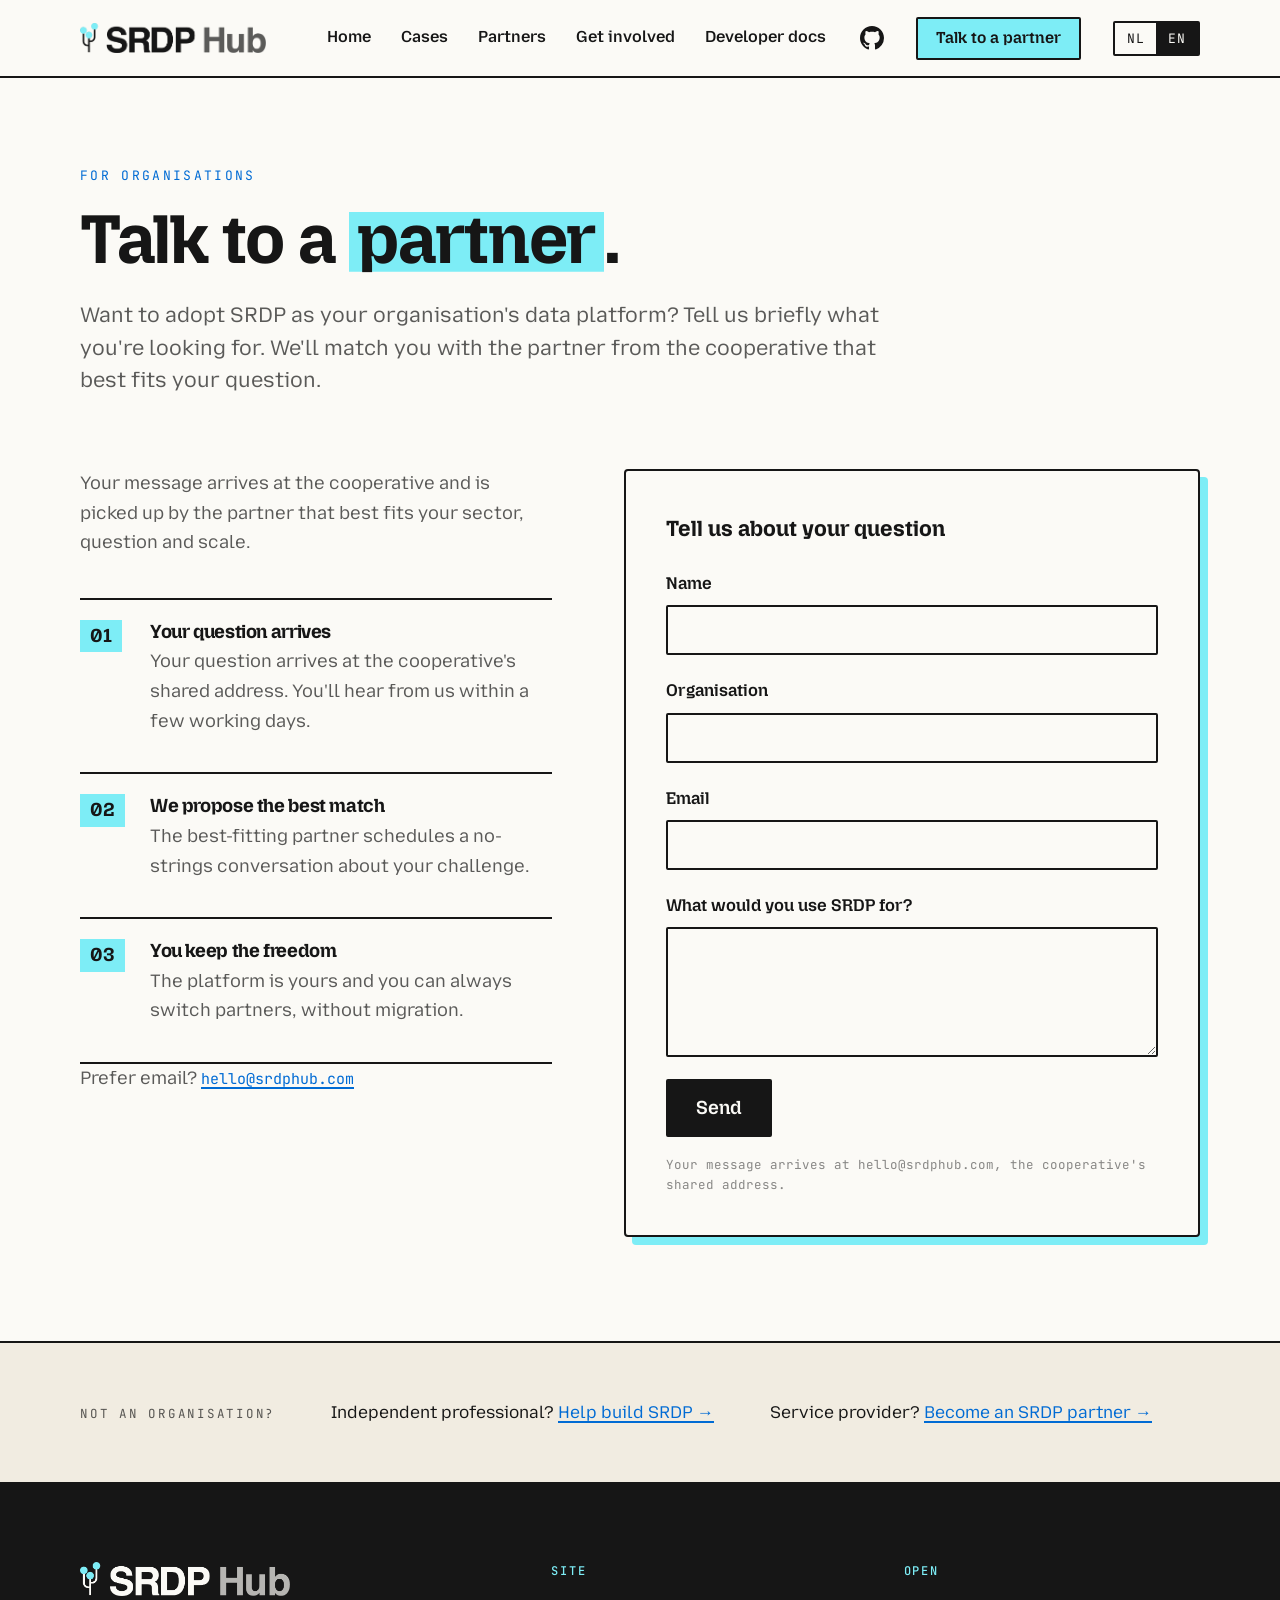
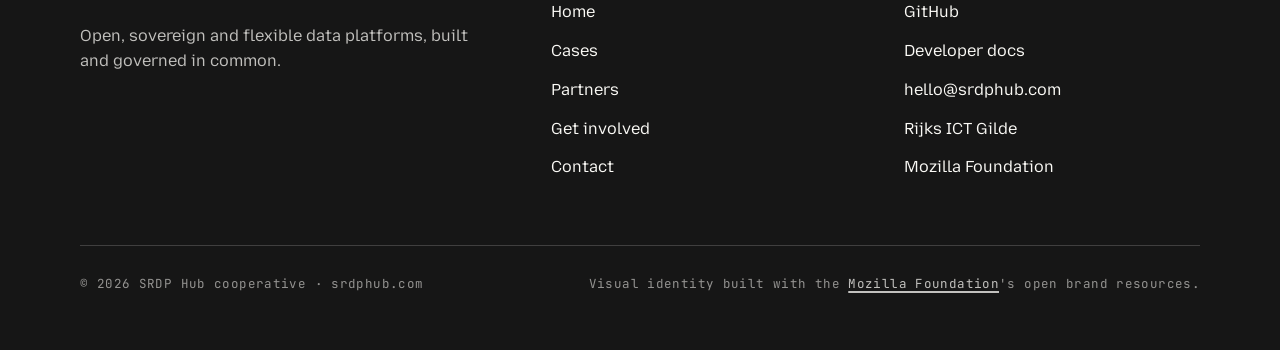
<file: contact.html>
<!doctype html>
<html lang="nl" data-lang="nl">
<head>
<meta charset="utf-8">
<script>(function(){try{var k='srdphub-lang',s=localStorage.getItem(k),l;if(s==='en'||s==='nl'){l=s;}else{var a=navigator.languages&&navigator.languages.length?navigator.languages:[navigator.language||''];l=a.some(function(x){return /^nl/i.test(x);})?'nl':'en';}var d=document.documentElement;d.setAttribute('data-lang',l);d.setAttribute('lang',l);}catch(e){}})();</script>
<title>Praat met een partner — SRDP Hub</title>
<meta name="viewport" content="width=device-width, initial-scale=1">
<meta name="description" content="Wil je SRDP inzetten als dataplatform voor jouw organisatie? Vertel waar je naar op zoek bent; de coöperatie koppelt je aan de partner die het best past. Of mail direct naar hello@srdphub.com.">
<link rel="canonical" href="https://srdphub.com/contact.html">
<meta property="og:type" content="website">
<meta property="og:site_name" content="SRDP Hub">
<meta property="og:title" content="Praat met een partner — SRDP Hub">
<meta property="og:description" content="Zet SRDP in als jouw soevereine dataplatform. De coöperatie koppelt je aan de partner die het best past.">
<meta property="og:url" content="https://srdphub.com/contact.html">
<meta property="og:image" content="https://srdphub.com/assets/og-image.png">
<meta name="twitter:card" content="summary_large_image">
<link rel="icon" type="image/png" href="assets/favicon.png">
<link rel="preconnect" href="https://fonts.googleapis.com">
<link rel="preconnect" href="https://fonts.gstatic.com" crossorigin>
<link href="https://fonts.googleapis.com/css2?family=Mozilla+Headline:wght@400;600;700&amp;family=Mozilla+Text:wght@400;500;600;700&amp;family=JetBrains+Mono:wght@400;500&amp;display=swap" rel="stylesheet">
<link rel="stylesheet" href="assets/tokens.css">
<link rel="stylesheet" href="assets/site.css?v=3">
<script type="application/ld+json">
{
  "@context": "https://schema.org",
  "@type": "ContactPage",
  "url": "https://srdphub.com/contact.html",
  "name": "Praat met een partner — SRDP Hub",
  "about": {"@id": "https://srdphub.com/#org"},
  "inLanguage": ["nl", "en"]
}
</script>
<style>
  .contact-grid { display: grid; grid-template-columns: .9fr 1.1fr; gap: 72px; align-items: start; padding-bottom: 104px; }
  .contact-grid .pitch p { font-size: 18px; line-height: 1.65; color: var(--ink-70); margin: 0 0 16px; max-width: 48ch; }

  .next { margin-top: 40px; display: grid; gap: 0; }
  .next .nx { display: grid; grid-template-columns: 52px 1fr; gap: 18px; padding: 20px 0; border-top: 2px solid var(--ink); }
  .next .nx:last-child { border-bottom: 2px solid var(--ink); }
  .next .n {
    font-family: var(--font-display); font-weight: 700; font-size: 19px;
    background: var(--cyan); align-self: start; justify-self: start;
    padding: 1px 10px;
  }
  .next h3 { font-size: 19px; margin: 2px 0 6px; }
  .next p { margin: 0; font-size: 15.5px; color: var(--ink-70); }

  .direct { margin-top: 36px; font-size: 16.5px; color: var(--ink-70); }
  .direct a { font-family: var(--font-mono); font-size: 15px; }

  .alt-band { background: var(--sand); padding: 56px 0; border-top: 2px solid var(--ink); }
  .alt-band .row { display: flex; gap: 56px; flex-wrap: wrap; align-items: baseline; font-size: 17px; }
  .alt-band .k { font-family: var(--font-mono); font-size: 12.5px; letter-spacing: .14em; text-transform: uppercase; color: var(--ink-70); }

  @media (max-width: 920px) {
    .contact-grid { grid-template-columns: 1fr; gap: 40px; padding-bottom: 72px; }
  }
</style>
</head>
<body>

<a class="skip-link" href="#main"><span lang="nl">Naar inhoud</span><span lang="en">Skip to content</span></a>

<nav class="nav" data-screen-label="Navigation">
  <div class="wrap nav-in">
    <a class="nav-brand" href="index.html">
      <img src="assets/logo/srdp-hub-tree-ink.png" alt="SRDP Hub">
    </a>
    <div class="nav-links">
      <a href="index.html">Home</a>
      <a href="cases.html">Cases</a>
      <a href="partners.html">Partners</a>
      <a href="join.html"><span lang="nl">Doe mee</span><span lang="en">Get involved</span></a>
      <a href="https://docs.srdphub.com/">Developer docs</a>
    </div>
    <a class="nav-gh" href="https://github.com/srdp-hub" aria-label="GitHub" title="GitHub">
      <svg viewBox="0 0 16 16" fill="currentColor" aria-hidden="true"><path d="M8 0C3.58 0 0 3.58 0 8c0 3.54 2.29 6.53 5.47 7.59.4.07.55-.17.55-.38 0-.19-.01-.82-.01-1.49-2.01.37-2.53-.49-2.69-.94-.09-.23-.48-.94-.82-1.13-.28-.15-.68-.52-.01-.53.63-.01 1.08.58 1.23.82.72 1.21 1.87.87 2.33.66.07-.52.28-.87.51-1.07-1.78-.2-3.64-.89-3.64-3.95 0-.87.31-1.59.82-2.15-.08-.2-.36-1.02.08-2.12 0 0 .67-.21 2.2.82.64-.18 1.32-.27 2-.27s1.36.09 2 .27c1.53-1.04 2.2-.82 2.2-.82.44 1.1.16 1.92.08 2.12.51.56.82 1.27.82 2.15 0 3.07-1.87 3.75-3.65 3.95.29.25.54.73.54 1.48 0 1.07-.01 1.93-.01 2.2 0 .21.15.46.55.38A8.01 8.01 0 0 0 16 8c0-4.42-3.58-8-8-8z"></path></svg>
    </a>
    <a class="nav-cta" href="contact.html" aria-current="page"><span lang="nl">Praat met een partner</span><span lang="en">Talk to a partner</span></a>
    <div class="lang-toggle" role="group" aria-label="Taal / Language">
      <button type="button" data-lang="nl" aria-pressed="true">NL</button>
      <button type="button" data-lang="en" aria-pressed="false">EN</button>
    </div>
    <button class="nav-burger" type="button" aria-expanded="false" aria-label="Menu"><span></span><span></span><span></span></button>
  </div>
  <div class="nav-menu">
    <a href="index.html">Home</a>
    <a href="cases.html">Cases</a>
    <a href="partners.html">Partners</a>
    <a href="join.html"><span lang="nl">Doe mee</span><span lang="en">Get involved</span></a>
    <a href="https://docs.srdphub.com/">Developer docs</a>
    <a href="contact.html" aria-current="page"><span lang="nl">Praat met een partner →</span><span lang="en">Talk to a partner →</span></a>
  </div>
</nav>

<main id="main">

<header class="page-hero" data-screen-label="Contact hero">
  <div class="wrap">
    <p class="eyebrow"><span lang="nl">Voor organisaties</span><span lang="en">For organisations</span></p>
    <h1 lang="nl">Praat met een <span class="mark">partner</span>.</h1>
    <h1 lang="en">Talk to a <span class="mark">partner</span>.</h1>
    <p class="sub" lang="nl">Wil je SRDP inzetten als dataplatform voor jouw organisatie? Vertel kort waar je naar op zoek bent. We koppelen je aan de partner uit de coöperatie die het best bij je vraag past.</p>
    <p class="sub" lang="en">Want to adopt SRDP as your organisation's data platform? Tell us briefly what you're looking for. We'll match you with the partner from the cooperative that best fits your question.</p>
  </div>
</header>

<section data-screen-label="Contact form">
  <div class="wrap contact-grid">
    <div class="pitch">
      <p lang="nl">Je bericht komt binnen bij de coöperatie en wordt opgepakt door de partner die het best past bij je sector, vraag en schaal.</p>
      <p lang="en">Your message arrives at the cooperative and is picked up by the partner that best fits your sector, question and scale.</p>
      <div class="next">
        <div class="nx">
          <span class="n">01</span>
          <div>
            <h3 lang="nl">Je vraag komt binnen</h3>
            <h3 lang="en">Your question arrives</h3>
            <p lang="nl">Je vraag komt aan op het gezamenlijke adres van de coöperatie. Binnen enkele werkdagen hoor je van ons.</p>
            <p lang="en">Your question arrives at the cooperative's shared address. You'll hear from us within a few working days.</p>
          </div>
        </div>
        <div class="nx">
          <span class="n">02</span>
          <div>
            <h3 lang="nl">We stellen de beste match voor</h3>
            <h3 lang="en">We propose the best match</h3>
            <p lang="nl">De partner die het best past, plant een vrijblijvend gesprek over je vraagstuk.</p>
            <p lang="en">The best-fitting partner schedules a no-strings conversation about your challenge.</p>
          </div>
        </div>
        <div class="nx">
          <span class="n">03</span>
          <div>
            <h3 lang="nl">Jij houdt de vrijheid</h3>
            <h3 lang="en">You keep the freedom</h3>
            <p lang="nl">Het platform is van jou en wisselen van partner kan altijd, zonder migratie.</p>
            <p lang="en">The platform is yours and you can always switch partners, without migration.</p>
          </div>
        </div>
      </div>
      <p class="direct" lang="nl">Liever direct mailen? <a href="mailto:hello@srdphub.com">hello@srdphub.com</a></p>
      <p class="direct" lang="en">Prefer email? <a href="mailto:hello@srdphub.com">hello@srdphub.com</a></p>
    </div>

    <form class="form-card" data-contact action="https://formspree.io/f/xpqeozlb" method="POST">
      <input type="hidden" name="audience" value="client">
      <p class="form-head" lang="nl">Vertel ons over je vraag</p>
      <p class="form-head" lang="en">Tell us about your question</p>
      <div class="field">
        <label for="c-name"><span lang="nl">Naam</span><span lang="en">Name</span></label>
        <input id="c-name" name="name" type="text" autocomplete="name" required>
      </div>
      <div class="field">
        <label for="c-org"><span lang="nl">Organisatie</span><span lang="en">Organisation</span></label>
        <input id="c-org" name="organisation" type="text" autocomplete="organization" required>
      </div>
      <div class="field">
        <label for="c-email"><span lang="nl">E-mail</span><span lang="en">Email</span></label>
        <input id="c-email" name="email" type="email" autocomplete="email" required>
      </div>
      <div class="field">
        <label for="c-msg"><span lang="nl">Waar wil je SRDP voor inzetten?</span><span lang="en">What would you use SRDP for?</span></label>
        <textarea id="c-msg" name="message" required></textarea>
      </div>
      <button class="btn btn-primary" type="submit"><span lang="nl">Verstuur</span><span lang="en">Send</span></button>
      <p class="form-sent" hidden lang="nl">Dank! Mail ons rechtstreeks via <a href="mailto:hello@srdphub.com">hello@srdphub.com</a>; dit formulier is nog niet gekoppeld.</p>
      <p class="form-sent" hidden lang="en">Thanks! Please email us directly at <a href="mailto:hello@srdphub.com">hello@srdphub.com</a>; this form isn't wired up yet.</p>
      <p class="form-note" lang="nl">Je bericht komt aan op hello@srdphub.com, het gezamenlijke adres van de coöperatie.</p>
      <p class="form-note" lang="en">Your message arrives at hello@srdphub.com, the cooperative's shared address.</p>
    </form>
  </div>
</section>

<section class="alt-band" data-screen-label="Not an organisation">
  <div class="wrap row">
    <span class="k"><span lang="nl">Geen organisatie?</span><span lang="en">Not an organisation?</span></span>
    <span lang="nl">Zelfstandig professional? <a href="join.html#consultant">Bouw mee aan SRDP →</a></span>
    <span lang="en">Independent professional? <a href="join.html#consultant">Help build SRDP →</a></span>
    <span lang="nl">Dienstverlener? <a href="join.html#msp">Word SRDP-partner →</a></span>
    <span lang="en">Service provider? <a href="join.html#msp">Become an SRDP partner →</a></span>
  </div>
</section>

</main>

<footer class="footer" data-screen-label="Footer">
  <div class="wrap">
    <div class="footer-grid">
      <div>
        <img class="mark-img" src="assets/logo/srdp-hub-tree-paper.png" alt="SRDP Hub">
        <p style="max-width: 38ch; margin: 18px 0 0; font-size: 16px" lang="nl">Open, soevereine en flexibele dataplatforms, samen gebouwd en samen bestuurd.</p>
        <p style="max-width: 38ch; margin: 18px 0 0; font-size: 16px" lang="en">Open, sovereign and flexible data platforms, built and governed in common.</p>
      </div>
      <div>
        <h5>Site</h5>
        <ul>
          <li><a href="index.html">Home</a></li>
          <li><a href="cases.html">Cases</a></li>
          <li><a href="partners.html">Partners</a></li>
          <li><a href="join.html"><span lang="nl">Doe mee</span><span lang="en">Get involved</span></a></li>
          <li><a href="contact.html">Contact</a></li>
        </ul>
      </div>
      <div>
        <h5><span lang="nl">Open</span><span lang="en">Open</span></h5>
        <ul>
          <li><a href="https://github.com/srdp-hub">GitHub</a></li>
          <li><a href="https://docs.srdphub.com/">Developer docs</a></li>
          <li><a href="mailto:hello@srdphub.com">hello@srdphub.com</a></li>
          <li><a href="https://www.rijksorganisatieodi.nl/rijks-ict-gilde">Rijks ICT Gilde</a></li>
          <li><a href="https://www.mozillafoundation.org">Mozilla Foundation</a></li>
        </ul>
      </div>
    </div>
    <div class="footer-base">
      <span>© 2026 SRDP Hub <span lang="nl">coöperatie</span><span lang="en">cooperative</span> · srdphub.com</span>
      <span lang="nl">Visuele identiteit gebouwd met de open brand resources van de <a href="https://www.mozillafoundation.org">Mozilla Foundation</a>.</span>
      <span lang="en">Visual identity built with the <a href="https://www.mozillafoundation.org">Mozilla Foundation</a>'s open brand resources.</span>
    </div>
  </div>
</footer>

<script src="assets/site.js"></script>
</body>
</html>
</file>
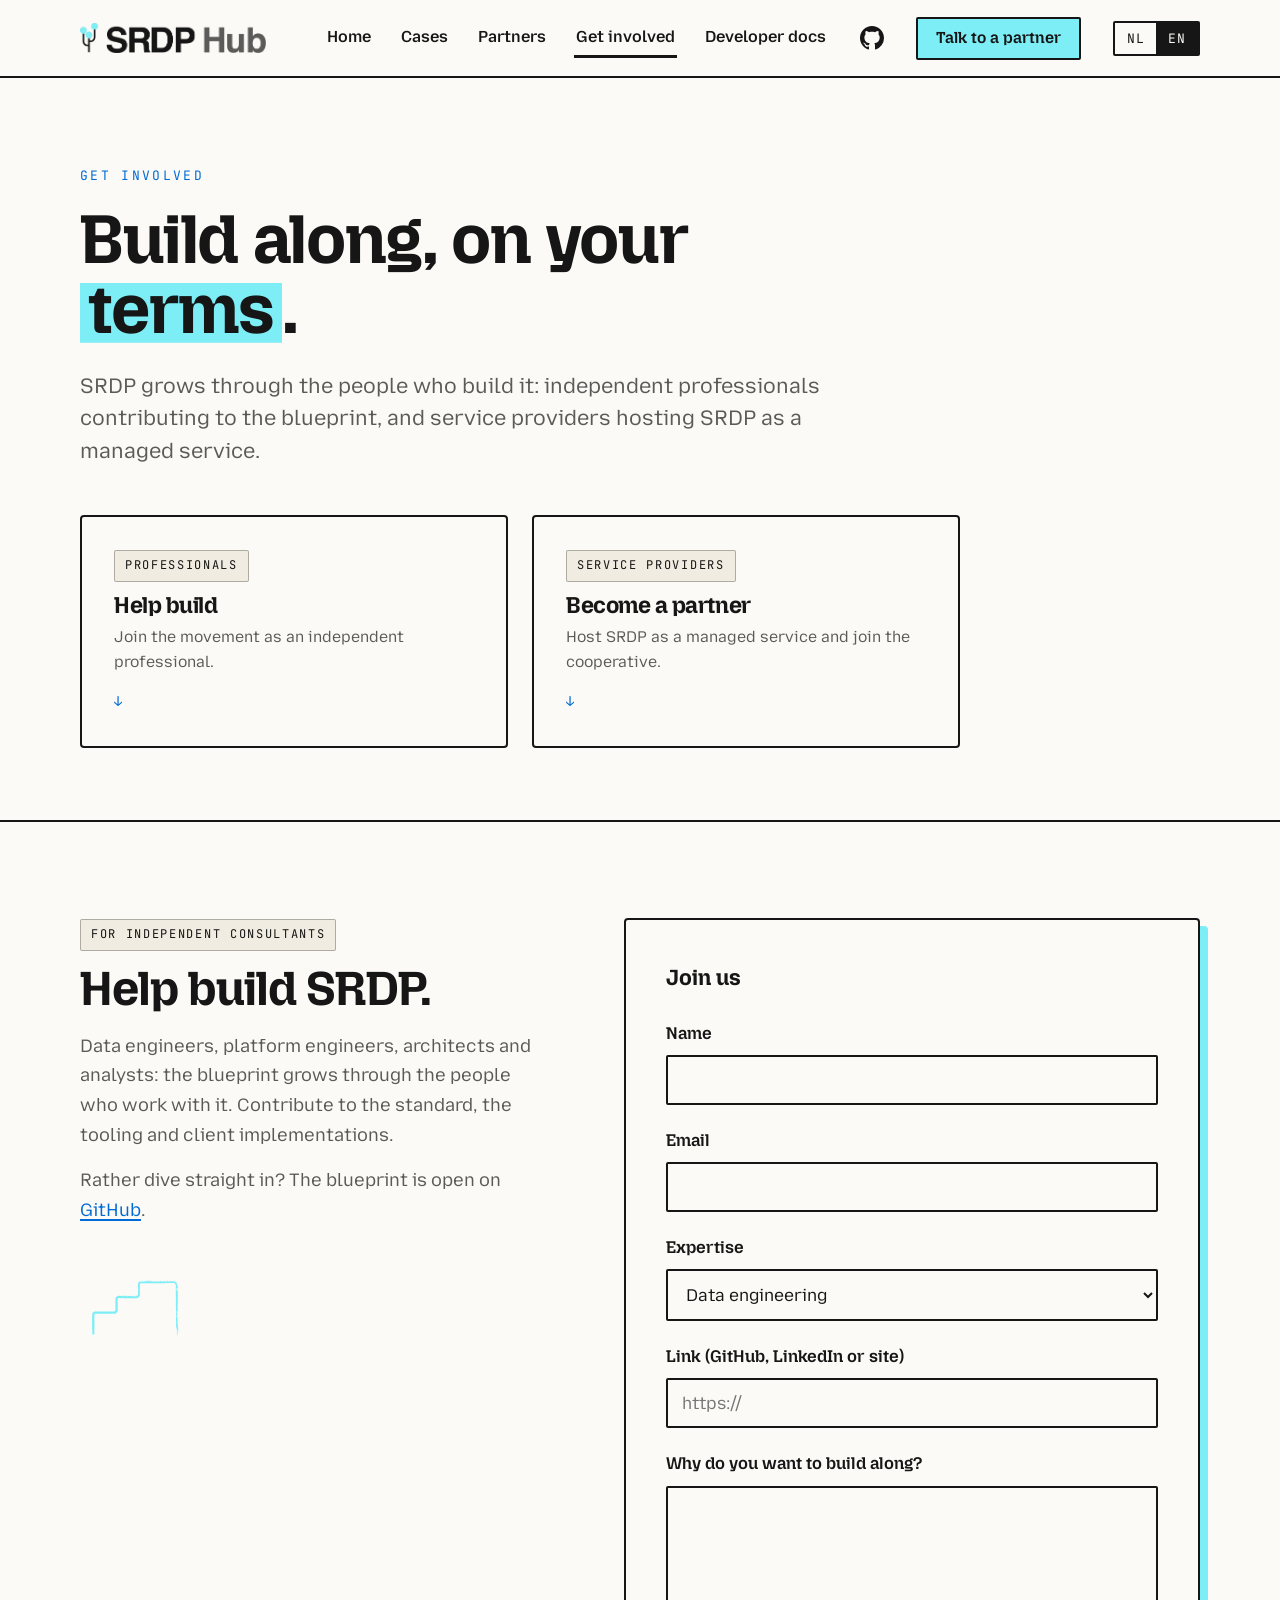
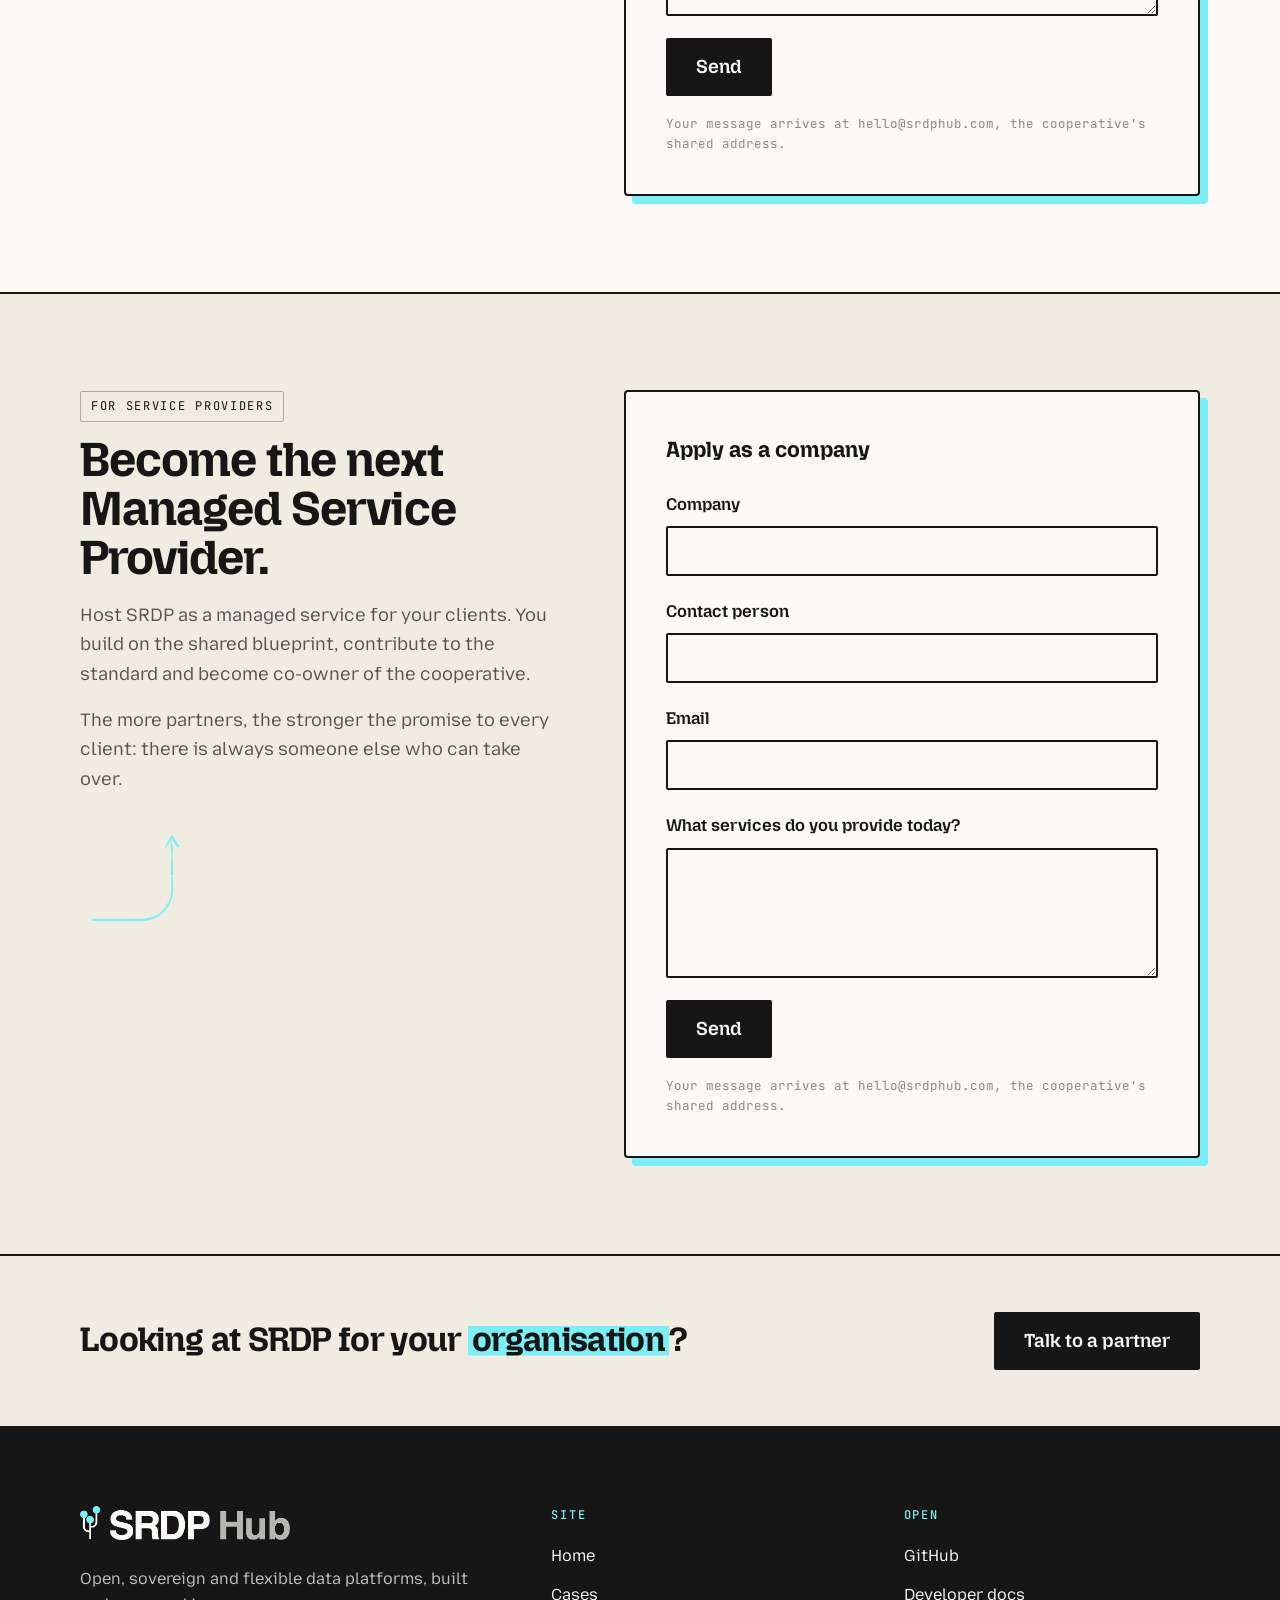
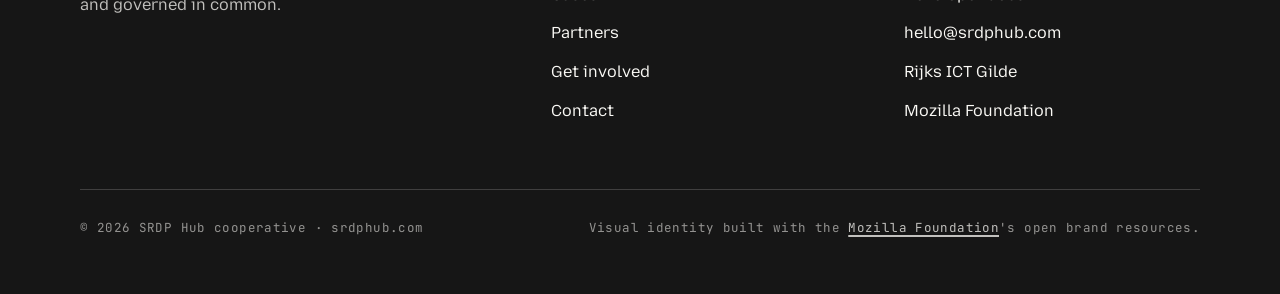
<file: join.html>
<!doctype html>
<html lang="nl" data-lang="nl">
<head>
<meta charset="utf-8">
<script>(function(){try{var k='srdphub-lang',s=localStorage.getItem(k),l;if(s==='en'||s==='nl'){l=s;}else{var a=navigator.languages&&navigator.languages.length?navigator.languages:[navigator.language||''];l=a.some(function(x){return /^nl/i.test(x);})?'nl':'en';}var d=document.documentElement;d.setAttribute('data-lang',l);d.setAttribute('lang',l);}catch(e){}})();</script>
<title>Doe mee — bouw mee aan SRDP of word partner — SRDP Hub</title>
<meta name="viewport" content="width=device-width, initial-scale=1">
<meta name="description" content="SRDP groeit door de mensen die eraan bouwen: zelfstandige data- en platformprofessionals, en dienstverleners die SRDP hosten als Managed Service Provider. Sluit je aan bij de coöperatie.">
<link rel="canonical" href="https://srdphub.com/join.html">
<meta property="og:type" content="website">
<meta property="og:site_name" content="SRDP Hub">
<meta property="og:title" content="Doe mee — bouw mee aan SRDP of word partner">
<meta property="og:description" content="Voor zelfstandige professionals en dienstverleners: werk mee aan de open blauwdruk of host SRDP als Managed Service Provider.">
<meta property="og:url" content="https://srdphub.com/join.html">
<meta property="og:image" content="https://srdphub.com/assets/og-image.png">
<meta name="twitter:card" content="summary_large_image">
<link rel="icon" type="image/png" href="assets/favicon.png">
<link rel="preconnect" href="https://fonts.googleapis.com">
<link rel="preconnect" href="https://fonts.gstatic.com" crossorigin>
<link href="https://fonts.googleapis.com/css2?family=Mozilla+Headline:wght@400;600;700&amp;family=Mozilla+Text:wght@400;500;600;700&amp;family=JetBrains+Mono:wght@400;500&amp;display=swap" rel="stylesheet">
<link rel="stylesheet" href="assets/tokens.css">
<link rel="stylesheet" href="assets/site.css?v=3">
<script type="application/ld+json">
{
  "@context": "https://schema.org",
  "@type": "WebPage",
  "url": "https://srdphub.com/join.html",
  "name": "Doe mee — bouw mee aan SRDP of word partner",
  "about": {"@id": "https://srdphub.com/#org"},
  "inLanguage": ["nl", "en"]
}
</script>
<style>
  .jump-grid { display: grid; grid-template-columns: 1fr 1fr; gap: 24px; margin-top: 48px; max-width: 880px; }
  .jump-grid .card h3 { font-size: 23px; margin: 12px 0 8px; }
  .jump-grid .card p { margin: 0; font-size: 15.5px; color: var(--ink-70); }
  .jump-grid .card .go { display: inline-block; margin-top: 16px; font-family: var(--font-mono); font-size: 13.5px; color: var(--blue-deep); }

  .aud { padding: 96px 0; border-top: 2px solid var(--ink); scroll-margin-top: 90px; }
  .aud-grid { display: grid; grid-template-columns: .9fr 1.1fr; gap: 72px; align-items: start; }
  .aud h2 { font-size: clamp(34px, 3.8vw, 48px); margin: 14px 0 18px; }
  .aud .pitch p { font-size: 18px; line-height: 1.65; color: var(--ink-70); margin: 0 0 16px; max-width: 48ch; }
  .aud-fig {
    width: 130px; height: 110px; margin-top: 28px;
    background-color: var(--cyan);
    -webkit-mask: var(--shape) no-repeat left center / contain;
    mask: var(--shape) no-repeat left center / contain;
  }

  .client-band { background: var(--sand); padding: 56px 0; border-top: 2px solid var(--ink); }
  .client-band .row { display: flex; gap: 32px; flex-wrap: wrap; align-items: center; justify-content: space-between; }
  .client-band h2 { font-size: clamp(26px, 3vw, 34px); margin: 0; }

  @media (max-width: 920px) {
    .jump-grid { grid-template-columns: 1fr; }
    .aud-grid { grid-template-columns: 1fr; gap: 36px; }
  }
</style>
</head>
<body>

<a class="skip-link" href="#main"><span lang="nl">Naar inhoud</span><span lang="en">Skip to content</span></a>

<nav class="nav" data-screen-label="Navigation">
  <div class="wrap nav-in">
    <a class="nav-brand" href="index.html">
      <img src="assets/logo/srdp-hub-tree-ink.png" alt="SRDP Hub">
    </a>
    <div class="nav-links">
      <a href="index.html">Home</a>
      <a href="cases.html">Cases</a>
      <a href="partners.html">Partners</a>
      <a href="join.html" aria-current="page"><span lang="nl">Doe mee</span><span lang="en">Get involved</span></a>
      <a href="https://docs.srdphub.com/">Developer docs</a>
    </div>
    <a class="nav-gh" href="https://github.com/srdp-hub" aria-label="GitHub" title="GitHub">
      <svg viewBox="0 0 16 16" fill="currentColor" aria-hidden="true"><path d="M8 0C3.58 0 0 3.58 0 8c0 3.54 2.29 6.53 5.47 7.59.4.07.55-.17.55-.38 0-.19-.01-.82-.01-1.49-2.01.37-2.53-.49-2.69-.94-.09-.23-.48-.94-.82-1.13-.28-.15-.68-.52-.01-.53.63-.01 1.08.58 1.23.82.72 1.21 1.87.87 2.33.66.07-.52.28-.87.51-1.07-1.78-.2-3.64-.89-3.64-3.95 0-.87.31-1.59.82-2.15-.08-.2-.36-1.02.08-2.12 0 0 .67-.21 2.2.82.64-.18 1.32-.27 2-.27s1.36.09 2 .27c1.53-1.04 2.2-.82 2.2-.82.44 1.1.16 1.92.08 2.12.51.56.82 1.27.82 2.15 0 3.07-1.87 3.75-3.65 3.95.29.25.54.73.54 1.48 0 1.07-.01 1.93-.01 2.2 0 .21.15.46.55.38A8.01 8.01 0 0 0 16 8c0-4.42-3.58-8-8-8z"></path></svg>
    </a>
    <a class="nav-cta" href="contact.html"><span lang="nl">Praat met een partner</span><span lang="en">Talk to a partner</span></a>
    <div class="lang-toggle" role="group" aria-label="Taal / Language">
      <button type="button" data-lang="nl" aria-pressed="true">NL</button>
      <button type="button" data-lang="en" aria-pressed="false">EN</button>
    </div>
    <button class="nav-burger" type="button" aria-expanded="false" aria-label="Menu"><span></span><span></span><span></span></button>
  </div>
  <div class="nav-menu">
    <a href="index.html">Home</a>
    <a href="cases.html">Cases</a>
    <a href="partners.html">Partners</a>
    <a href="join.html" aria-current="page"><span lang="nl">Doe mee</span><span lang="en">Get involved</span></a>
    <a href="https://docs.srdphub.com/">Developer docs</a>
    <a href="contact.html"><span lang="nl">Praat met een partner →</span><span lang="en">Talk to a partner →</span></a>
  </div>
</nav>

<main id="main">

<header class="page-hero" data-screen-label="Join hero">
  <div class="wrap">
    <p class="eyebrow"><span lang="nl">Doe mee</span><span lang="en">Get involved</span></p>
    <h1 lang="nl">Bouw mee, op jouw <span class="mark">manier</span>.</h1>
    <h1 lang="en">Build along, on your <span class="mark">terms</span>.</h1>
    <p class="sub" lang="nl">SRDP groeit door de mensen die eraan bouwen: zelfstandige professionals die meewerken aan de blauwdruk, en dienstverleners die SRDP hosten als beheerde dienst.</p>
    <p class="sub" lang="en">SRDP grows through the people who build it: independent professionals contributing to the blueprint, and service providers hosting SRDP as a managed service.</p>
    <div class="jump-grid">
      <a class="card" href="#consultant">
        <span class="tag"><span lang="nl">Professionals</span><span lang="en">Professionals</span></span>
        <h3 lang="nl">Bouw mee</h3>
        <h3 lang="en">Help build</h3>
        <p lang="nl">Sluit je als zelfstandig professional aan bij de beweging.</p>
        <p lang="en">Join the movement as an independent professional.</p>
        <span class="go">↓</span>
      </a>
      <a class="card" href="#msp">
        <span class="tag"><span lang="nl">Dienstverleners</span><span lang="en">Service providers</span></span>
        <h3 lang="nl">Word partner</h3>
        <h3 lang="en">Become a partner</h3>
        <p lang="nl">Host SRDP als beheerde dienst en word lid van de coöperatie.</p>
        <p lang="en">Host SRDP as a managed service and join the cooperative.</p>
        <span class="go">↓</span>
      </a>
    </div>
  </div>
</header>

<!-- ===================== CONSULTANT ===================== -->
<section class="aud" id="consultant" data-screen-label="Form consultant">
  <div class="wrap aud-grid">
    <div class="pitch">
      <span class="tag"><span lang="nl">Voor zelfstandige professionals</span><span lang="en">For independent consultants</span></span>
      <h2 lang="nl">Bouw mee aan SRDP.</h2>
      <h2 lang="en">Help build SRDP.</h2>
      <p lang="nl">Data engineers, platform engineers, architecten en analisten: de blauwdruk groeit door de mensen die ermee werken. Werk mee aan de standaard, de tooling en implementaties bij klanten.</p>
      <p lang="en">Data engineers, platform engineers, architects and analysts: the blueprint grows through the people who work with it. Contribute to the standard, the tooling and client implementations.</p>
      <p lang="nl">Liever direct aan de slag? De blauwdruk staat open op <a href="https://github.com/srdp-hub">GitHub</a>.</p>
      <p lang="en">Rather dive straight in? The blueprint is open on <a href="https://github.com/srdp-hub">GitHub</a>.</p>
      <div class="aud-fig" aria-hidden="true" style="--shape: url('assets/mozilla/Scribble_09_Light.svg')"></div>
    </div>
    <form class="form-card" data-contact action="https://formspree.io/f/xpqeozlb" method="POST">
      <input type="hidden" name="audience" value="consultant">
      <p class="form-head" lang="nl">Sluit je aan</p>
      <p class="form-head" lang="en">Join us</p>
      <div class="field">
        <label for="p-name"><span lang="nl">Naam</span><span lang="en">Name</span></label>
        <input id="p-name" name="name" type="text" autocomplete="name" required>
      </div>
      <div class="field">
        <label for="p-email"><span lang="nl">E-mail</span><span lang="en">Email</span></label>
        <input id="p-email" name="email" type="email" autocomplete="email" required>
      </div>
      <div class="field">
        <label for="p-skill"><span lang="nl">Expertise</span><span lang="en">Expertise</span></label>
        <select id="p-skill" name="expertise">
          <option>Data engineering</option>
          <option>Platform / infra engineering</option>
          <option>Architectuur / architecture</option>
          <option>Analytics / BI</option>
          <option lang="nl">Anders</option>
          <option lang="en">Other</option>
        </select>
      </div>
      <div class="field">
        <label for="p-link"><span lang="nl">Link (GitHub, LinkedIn of site)</span><span lang="en">Link (GitHub, LinkedIn or site)</span></label>
        <input id="p-link" name="link" type="url" placeholder="https://">
      </div>
      <div class="field">
        <label for="p-msg"><span lang="nl">Waarom wil je meebouwen?</span><span lang="en">Why do you want to build along?</span></label>
        <textarea id="p-msg" name="message"></textarea>
      </div>
      <button class="btn btn-primary" type="submit"><span lang="nl">Verstuur</span><span lang="en">Send</span></button>
      <p class="form-sent" hidden lang="nl">Dank! Mail ons rechtstreeks via <a href="mailto:hello@srdphub.com">hello@srdphub.com</a>; dit formulier is nog niet gekoppeld.</p>
      <p class="form-sent" hidden lang="en">Thanks! Please email us directly at <a href="mailto:hello@srdphub.com">hello@srdphub.com</a>; this form isn't wired up yet.</p>
      <p class="form-note" lang="nl">Je bericht komt aan op hello@srdphub.com, het gezamenlijke adres van de coöperatie.</p>
      <p class="form-note" lang="en">Your message arrives at hello@srdphub.com, the cooperative's shared address.</p>
    </form>
  </div>
</section>

<!-- ===================== MSP ===================== -->
<section class="aud sec-sand" id="msp" data-screen-label="Form MSP">
  <div class="wrap aud-grid">
    <div class="pitch">
      <span class="tag"><span lang="nl">Voor dienstverleners</span><span lang="en">For service providers</span></span>
      <h2 lang="nl">Word de volgende Managed Service Provider.</h2>
      <h2 lang="en">Become the next Managed Service Provider.</h2>
      <p lang="nl">Host SRDP als beheerde dienst voor jouw klanten. Je bouwt op de gedeelde blauwdruk, draagt bij aan de standaard en wordt mede-eigenaar van de coöperatie.</p>
      <p lang="en">Host SRDP as a managed service for your clients. You build on the shared blueprint, contribute to the standard and become co-owner of the cooperative.</p>
      <p lang="nl">Hoe meer partners, hoe sterker de belofte aan elke klant: er is altijd iemand anders die het kan overnemen.</p>
      <p lang="en">The more partners, the stronger the promise to every client: there is always someone else who can take over.</p>
      <div class="aud-fig" aria-hidden="true" style="--shape: url('assets/mozilla/Scribble_02_Light.svg')"></div>
    </div>
    <form class="form-card" data-contact action="https://formspree.io/f/xpqeozlb" method="POST">
      <input type="hidden" name="audience" value="msp">
      <p class="form-head" lang="nl">Meld je bedrijf aan</p>
      <p class="form-head" lang="en">Apply as a company</p>
      <div class="field">
        <label for="m-company"><span lang="nl">Bedrijf</span><span lang="en">Company</span></label>
        <input id="m-company" name="company" type="text" autocomplete="organization" required>
      </div>
      <div class="field">
        <label for="m-name"><span lang="nl">Contactpersoon</span><span lang="en">Contact person</span></label>
        <input id="m-name" name="name" type="text" autocomplete="name" required>
      </div>
      <div class="field">
        <label for="m-email"><span lang="nl">E-mail</span><span lang="en">Email</span></label>
        <input id="m-email" name="email" type="email" autocomplete="email" required>
      </div>
      <div class="field">
        <label for="m-msg"><span lang="nl">Welke diensten lever je nu?</span><span lang="en">What services do you provide today?</span></label>
        <textarea id="m-msg" name="message"></textarea>
      </div>
      <button class="btn btn-primary" type="submit"><span lang="nl">Verstuur</span><span lang="en">Send</span></button>
      <p class="form-sent" hidden lang="nl">Dank! Mail ons rechtstreeks via <a href="mailto:hello@srdphub.com">hello@srdphub.com</a>; dit formulier is nog niet gekoppeld.</p>
      <p class="form-sent" hidden lang="en">Thanks! Please email us directly at <a href="mailto:hello@srdphub.com">hello@srdphub.com</a>; this form isn't wired up yet.</p>
      <p class="form-note" lang="nl">Je bericht komt aan op hello@srdphub.com, het gezamenlijke adres van de coöperatie.</p>
      <p class="form-note" lang="en">Your message arrives at hello@srdphub.com, the cooperative's shared address.</p>
    </form>
  </div>
</section>

<!-- ===================== CLIENT POINTER ===================== -->
<section class="client-band" data-screen-label="Looking to adopt">
  <div class="wrap row">
    <h2 lang="nl">Op zoek naar SRDP voor je <span class="mark">organisatie</span>?</h2>
    <h2 lang="en">Looking at SRDP for your <span class="mark">organisation</span>?</h2>
    <a class="btn btn-primary" href="contact.html"><span lang="nl">Praat met een partner</span><span lang="en">Talk to a partner</span></a>
  </div>
</section>

</main>

<footer class="footer" data-screen-label="Footer">
  <div class="wrap">
    <div class="footer-grid">
      <div>
        <img class="mark-img" src="assets/logo/srdp-hub-tree-paper.png" alt="SRDP Hub">
        <p style="max-width: 38ch; margin: 18px 0 0; font-size: 16px" lang="nl">Open, soevereine en flexibele dataplatforms, samen gebouwd en samen bestuurd.</p>
        <p style="max-width: 38ch; margin: 18px 0 0; font-size: 16px" lang="en">Open, sovereign and flexible data platforms, built and governed in common.</p>
      </div>
      <div>
        <h5>Site</h5>
        <ul>
          <li><a href="index.html">Home</a></li>
          <li><a href="cases.html">Cases</a></li>
          <li><a href="partners.html">Partners</a></li>
          <li><a href="join.html"><span lang="nl">Doe mee</span><span lang="en">Get involved</span></a></li>
          <li><a href="contact.html">Contact</a></li>
        </ul>
      </div>
      <div>
        <h5><span lang="nl">Open</span><span lang="en">Open</span></h5>
        <ul>
          <li><a href="https://github.com/srdp-hub">GitHub</a></li>
          <li><a href="https://docs.srdphub.com/">Developer docs</a></li>
          <li><a href="mailto:hello@srdphub.com">hello@srdphub.com</a></li>
          <li><a href="https://www.rijksorganisatieodi.nl/rijks-ict-gilde">Rijks ICT Gilde</a></li>
          <li><a href="https://www.mozillafoundation.org">Mozilla Foundation</a></li>
        </ul>
      </div>
    </div>
    <div class="footer-base">
      <span>© 2026 SRDP Hub <span lang="nl">coöperatie</span><span lang="en">cooperative</span> · srdphub.com</span>
      <span lang="nl">Visuele identiteit gebouwd met de open brand resources van de <a href="https://www.mozillafoundation.org">Mozilla Foundation</a>.</span>
      <span lang="en">Visual identity built with the <a href="https://www.mozillafoundation.org">Mozilla Foundation</a>'s open brand resources.</span>
    </div>
  </div>
</footer>

<script src="assets/site.js"></script>
</body>
</html>
</file>
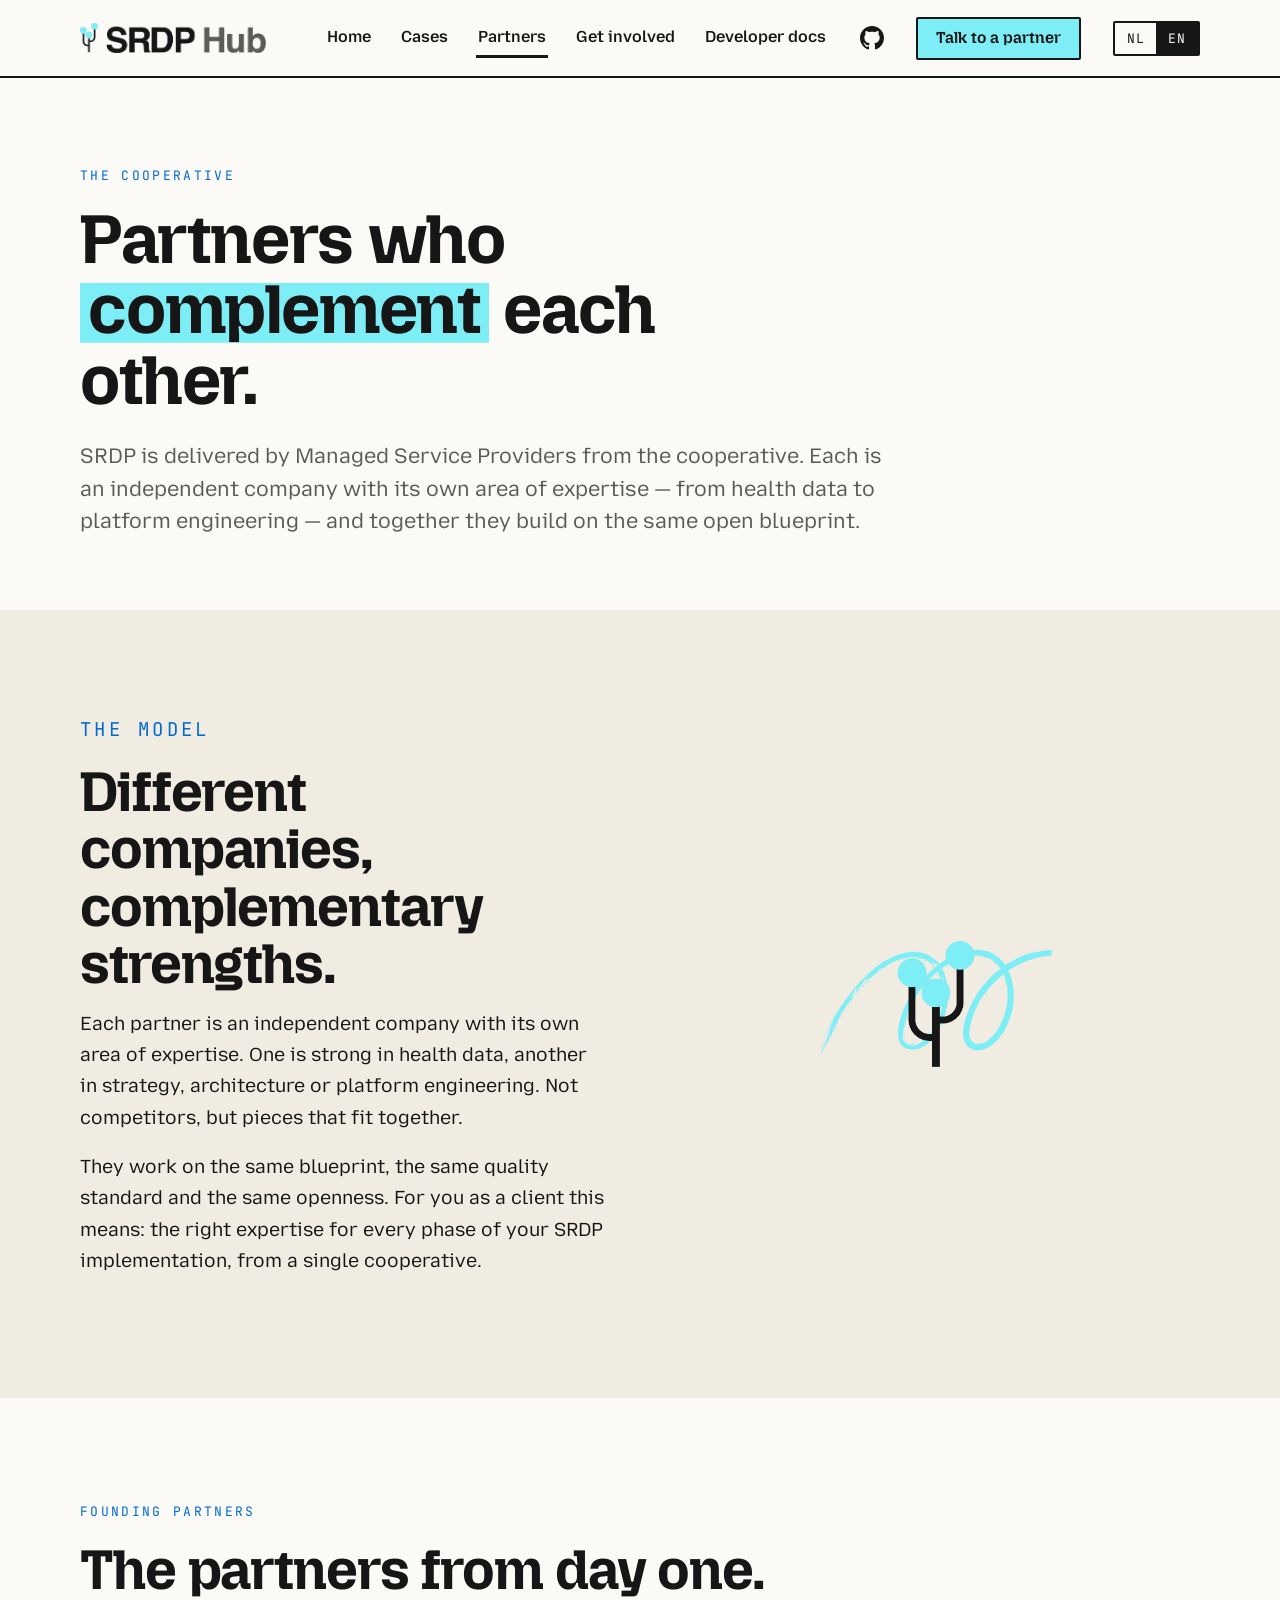
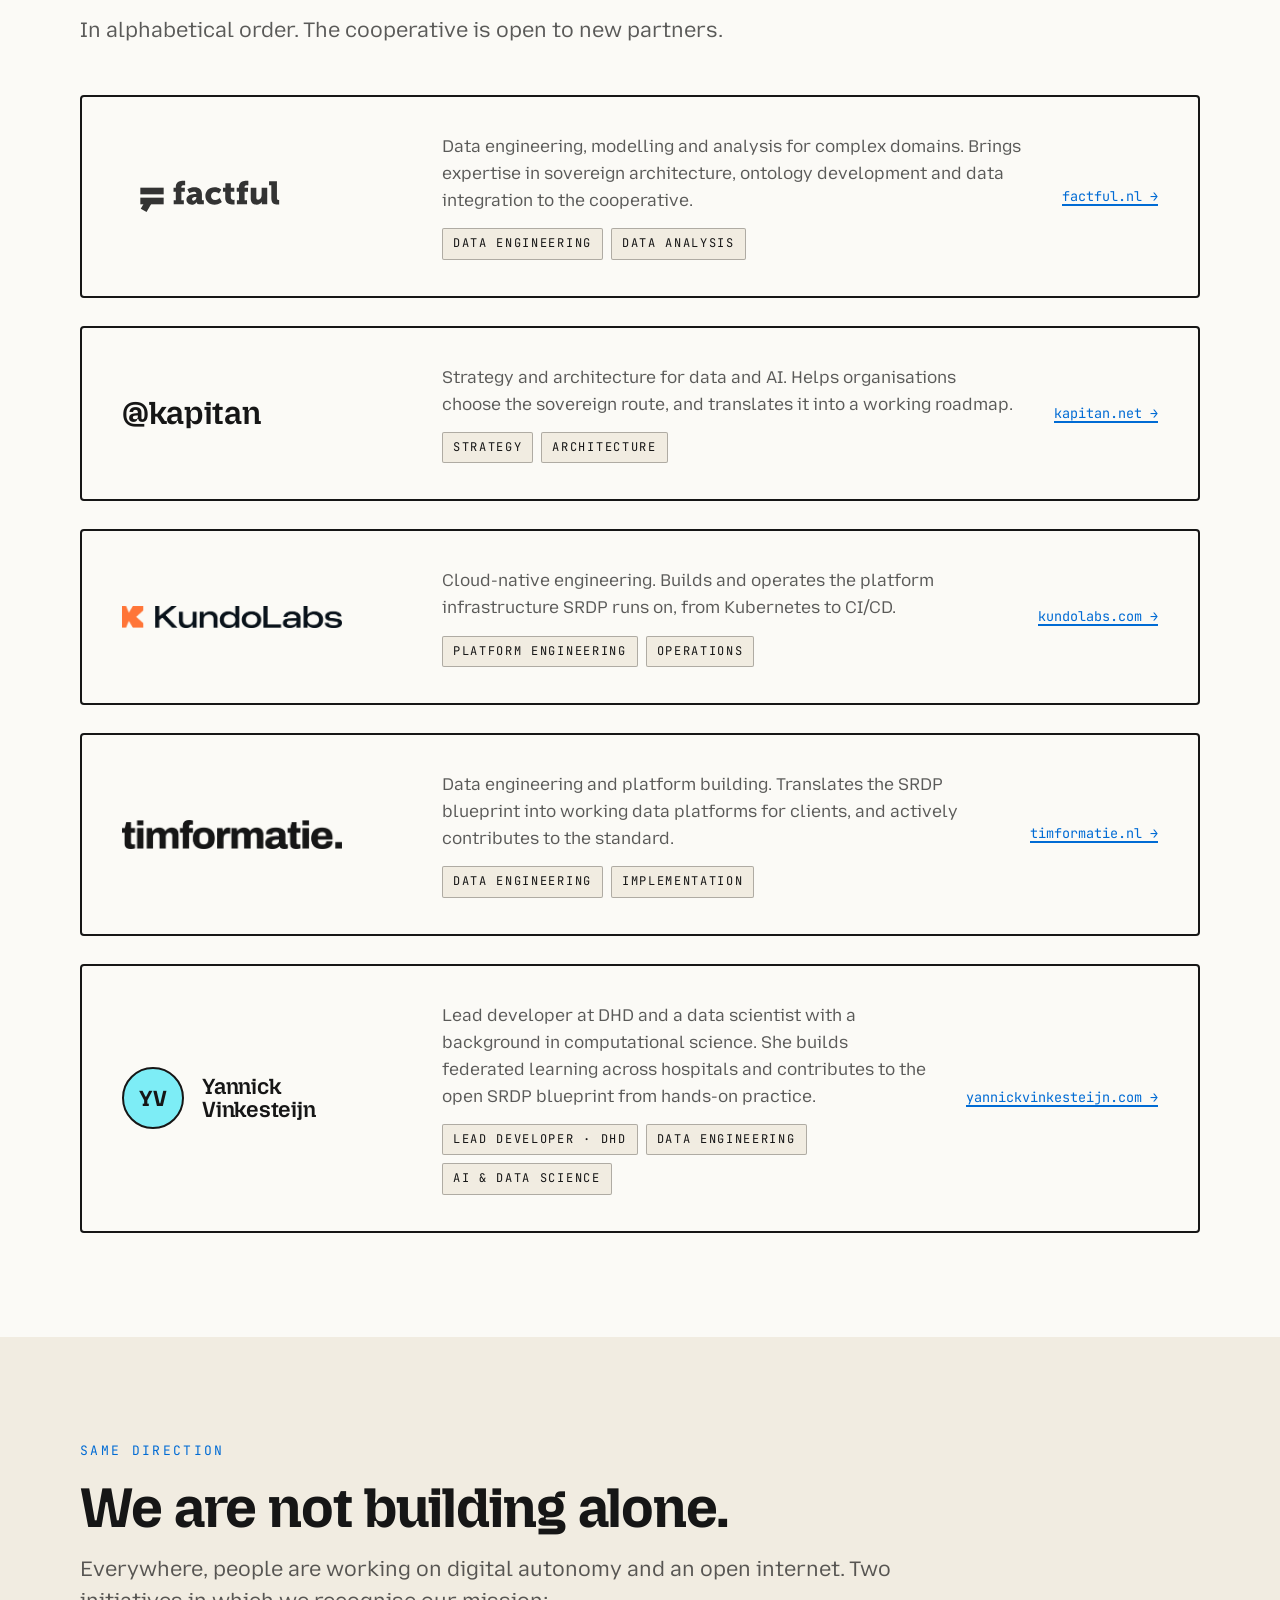
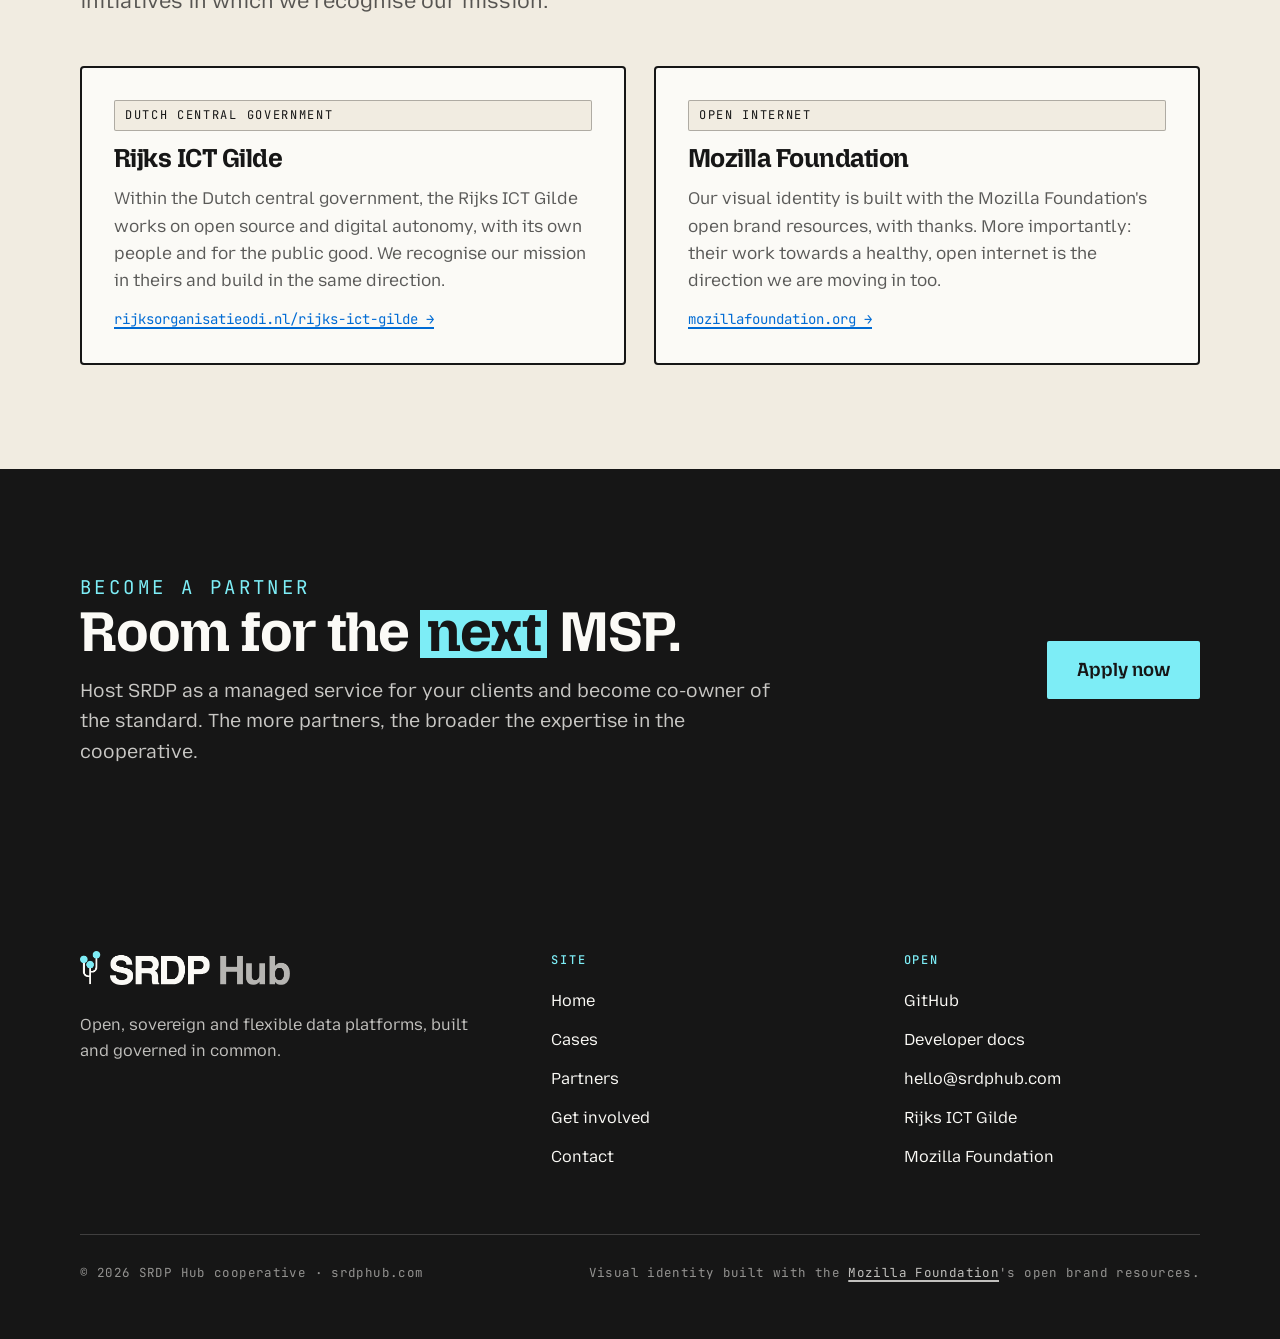
<file: partners.html>
<!doctype html>
<html lang="nl" data-lang="nl">
<head>
<meta charset="utf-8">
<script>(function(){try{var k='srdphub-lang',s=localStorage.getItem(k),l;if(s==='en'||s==='nl'){l=s;}else{var a=navigator.languages&&navigator.languages.length?navigator.languages:[navigator.language||''];l=a.some(function(x){return /^nl/i.test(x);})?'nl':'en';}var d=document.documentElement;d.setAttribute('data-lang',l);d.setAttribute('lang',l);}catch(e){}})();</script>
<title>Partners — de coöperatie achter SRDP — SRDP Hub</title>
<meta name="viewport" content="width=device-width, initial-scale=1">
<meta name="description" content="SRDP wordt geleverd door Managed Service Providers uit de coöperatie: Factful, @kapitan, KundoLabs en Timformatie. Elk met een eigen expertise, samen bouwend op dezelfde open blauwdruk.">
<link rel="canonical" href="https://srdphub.com/partners.html">
<meta property="og:type" content="website">
<meta property="og:site_name" content="SRDP Hub">
<meta property="og:title" content="Partners — de coöperatie achter SRDP">
<meta property="og:description" content="Factful, @kapitan, KundoLabs en Timformatie: partners met complementaire expertise die op dezelfde open blauwdruk bouwen.">
<meta property="og:url" content="https://srdphub.com/partners.html">
<meta property="og:image" content="https://srdphub.com/assets/og-image.png">
<meta name="twitter:card" content="summary_large_image">
<link rel="icon" type="image/png" href="assets/favicon.png">
<link rel="preconnect" href="https://fonts.googleapis.com">
<link rel="preconnect" href="https://fonts.gstatic.com" crossorigin>
<link href="https://fonts.googleapis.com/css2?family=Mozilla+Headline:wght@400;600;700&amp;family=Mozilla+Text:wght@400;500;600;700&amp;family=JetBrains+Mono:wght@400;500&amp;display=swap" rel="stylesheet">
<link rel="stylesheet" href="assets/tokens.css">
<link rel="stylesheet" href="assets/site.css?v=3">
<script type="application/ld+json">
{
  "@context": "https://schema.org",
  "@type": "AboutPage",
  "url": "https://srdphub.com/partners.html",
  "name": "Partners — de coöperatie achter SRDP",
  "about": {"@id": "https://srdphub.com/#org"},
  "inLanguage": ["nl", "en"]
}
</script>
<style>
  /* model strip */
  .model { display: grid; grid-template-columns: 1fr 1fr; gap: 64px; align-items: center; }
  .model p { font-size: 19px; line-height: 1.65; margin: 0 0 18px; max-width: 54ch; }
  .model-fig { position: relative; min-height: 300px; }
  .model-fig .ring {
    position: absolute; inset: 0;
    background-color: var(--cyan);
    -webkit-mask: url("assets/mozilla/Scribble_12_Light.svg") no-repeat center / contain;
    mask: url("assets/mozilla/Scribble_12_Light.svg") no-repeat center / contain;
  }
  .model-fig .icon { position: absolute; top: 50%; left: 50%; transform: translate(-50%, -50%); height: 42%; width: auto; }

  /* partner profiles */
  .partner-list { display: grid; gap: 28px; }
  .partner-row {
    display: grid; grid-template-columns: 280px 1fr auto; gap: 40px; align-items: center;
    border: 2px solid var(--ink); border-radius: var(--r-md);
    background: var(--paper); padding: 36px 40px;
  }
  .partner-row .ident { display: flex; align-items: center; min-height: 64px; }
  .partner-row .ident img { max-height: 60px; max-width: 220px; object-fit: contain; }
  .partner-row .ident .wordmark { font-family: var(--font-display); font-weight: 600; font-size: 32px; letter-spacing: -0.01em; }
  .partner-row .about p { margin: 0; font-size: 17px; color: var(--ink-70); max-width: 56ch; }
  .partner-row .roles { display: flex; gap: 8px; flex-wrap: wrap; margin-top: 14px; }
  .partner-row .site { font-family: var(--font-mono); font-size: 13.5px; white-space: nowrap; }
  .partner-row .ident.person { gap: 18px; }
  .partner-row .ident.person .ph { height: 62px; width: 62px; border-radius: 50%; object-fit: cover; object-position: center 28%; max-height: none; max-width: none; border: 2px solid var(--ink); flex: none; }
  .partner-row .ident.person .ph.mono { display: flex; align-items: center; justify-content: center; background: var(--cyan); color: var(--ink); font-family: var(--font-display); font-weight: 700; font-size: 22px; }
  .partner-row .ident.person .nm { font-family: var(--font-display); font-weight: 600; font-size: 22px; line-height: 1.05; letter-spacing: -0.01em; }

  /* kindred missions */
  .kindred-grid { display: grid; grid-template-columns: 1fr 1fr; gap: 28px; }
  .kindred-grid .card { display: flex; flex-direction: column; gap: 14px; }
  .kindred-grid .card img.pl { height: 34px; width: auto; align-self: flex-start; }
  .kindred-grid .card h3 { font-size: 26px; }
  .kindred-grid .card p { margin: 0; font-size: 17px; color: var(--ink-70); flex: 1; }
  .kindred-grid .card .lnk { font-family: var(--font-mono); font-size: 14px; }

  /* become partner */
  .join-band { display: grid; grid-template-columns: 1.2fr auto; gap: 48px; align-items: center; }
  .join-band p { font-size: 19px; color: rgba(251,250,246,.78); margin: 0; max-width: 54ch; }

  @media (max-width: 920px) {
    .model { grid-template-columns: 1fr; }
    .partner-row { grid-template-columns: 1fr; gap: 20px; padding: 28px; }
    .kindred-grid { grid-template-columns: 1fr; }
    .join-band { grid-template-columns: 1fr; }
  }
</style>
</head>
<body>

<a class="skip-link" href="#main"><span lang="nl">Naar inhoud</span><span lang="en">Skip to content</span></a>

<nav class="nav" data-screen-label="Navigation">
  <div class="wrap nav-in">
    <a class="nav-brand" href="index.html">
      <img src="assets/logo/srdp-hub-tree-ink.png" alt="SRDP Hub">
    </a>
    <div class="nav-links">
      <a href="index.html">Home</a>
      <a href="cases.html">Cases</a>
      <a href="partners.html" aria-current="page">Partners</a>
      <a href="join.html"><span lang="nl">Doe mee</span><span lang="en">Get involved</span></a>
      <a href="https://docs.srdphub.com/">Developer docs</a>
    </div>
    <a class="nav-gh" href="https://github.com/srdp-hub" aria-label="GitHub" title="GitHub">
      <svg viewBox="0 0 16 16" fill="currentColor" aria-hidden="true"><path d="M8 0C3.58 0 0 3.58 0 8c0 3.54 2.29 6.53 5.47 7.59.4.07.55-.17.55-.38 0-.19-.01-.82-.01-1.49-2.01.37-2.53-.49-2.69-.94-.09-.23-.48-.94-.82-1.13-.28-.15-.68-.52-.01-.53.63-.01 1.08.58 1.23.82.72 1.21 1.87.87 2.33.66.07-.52.28-.87.51-1.07-1.78-.2-3.64-.89-3.64-3.95 0-.87.31-1.59.82-2.15-.08-.2-.36-1.02.08-2.12 0 0 .67-.21 2.2.82.64-.18 1.32-.27 2-.27s1.36.09 2 .27c1.53-1.04 2.2-.82 2.2-.82.44 1.1.16 1.92.08 2.12.51.56.82 1.27.82 2.15 0 3.07-1.87 3.75-3.65 3.95.29.25.54.73.54 1.48 0 1.07-.01 1.93-.01 2.2 0 .21.15.46.55.38A8.01 8.01 0 0 0 16 8c0-4.42-3.58-8-8-8z"></path></svg>
    </a>
    <a class="nav-cta" href="contact.html"><span lang="nl">Praat met een partner</span><span lang="en">Talk to a partner</span></a>
    <div class="lang-toggle" role="group" aria-label="Taal / Language">
      <button type="button" data-lang="nl" aria-pressed="true">NL</button>
      <button type="button" data-lang="en" aria-pressed="false">EN</button>
    </div>
    <button class="nav-burger" type="button" aria-expanded="false" aria-label="Menu"><span></span><span></span><span></span></button>
  </div>
  <div class="nav-menu">
    <a href="index.html">Home</a>
    <a href="cases.html">Cases</a>
    <a href="partners.html" aria-current="page">Partners</a>
    <a href="join.html"><span lang="nl">Doe mee</span><span lang="en">Get involved</span></a>
    <a href="https://docs.srdphub.com/">Developer docs</a>
    <a href="contact.html"><span lang="nl">Praat met een partner →</span><span lang="en">Talk to a partner →</span></a>
  </div>
</nav>

<main id="main">

<header class="page-hero" data-screen-label="Partners hero">
  <div class="wrap">
    <p class="eyebrow"><span lang="nl">De coöperatie</span><span lang="en">The cooperative</span></p>
    <h1 lang="nl">Partners die elkaar <span class="mark">aanvullen</span>.</h1>
    <h1 lang="en">Partners who <span class="mark">complement</span> each other.</h1>
    <p class="sub" lang="nl">SRDP wordt geleverd door Managed Service Providers uit de coöperatie. Elk is een zelfstandig bedrijf met een eigen expertise — van zorgdata tot platform engineering — en samen bouwen ze op dezelfde open blauwdruk.</p>
    <p class="sub" lang="en">SRDP is delivered by Managed Service Providers from the cooperative. Each is an independent company with its own area of expertise — from health data to platform engineering — and together they build on the same open blueprint.</p>
  </div>
</header>

<!-- ===================== MODEL ===================== -->
<section class="sec sec-sand" data-screen-label="MSP model">
  <div class="wrap model">
    <div>
      <p class="eyebrow"><span lang="nl">Het model</span><span lang="en">The model</span></p>
      <h2 lang="nl">Verschillende bedrijven, complementaire kracht.</h2>
      <h2 lang="en">Different companies, complementary strengths.</h2>
      <p lang="nl">Elke partner is een zelfstandig bedrijf met een eigen expertise. De één is sterk in zorgdata, de ander in strategie, architectuur of platform engineering. Geen concurrenten, maar puzzelstukken die elkaar aanvullen.</p>
      <p lang="en">Each partner is an independent company with its own area of expertise. One is strong in health data, another in strategy, architecture or platform engineering. Not competitors, but pieces that fit together.</p>
      <p lang="nl">Ze werken op dezelfde blauwdruk, dezelfde kwaliteitsstandaard en dezelfde openheid. Voor jou als klant betekent dat: voor elke fase van je SRDP-implementatie de juiste expertise, uit één coöperatie.</p>
      <p lang="en">They work on the same blueprint, the same quality standard and the same openness. For you as a client this means: the right expertise for every phase of your SRDP implementation, from a single cooperative.</p>
    </div>
    <div class="model-fig" aria-hidden="true">
      <span class="ring"></span>
      <img class="icon" src="assets/logo/icon-ink.png" alt="">
    </div>
  </div>
</section>

<!-- ===================== PARTNER PROFILES ===================== -->
<section class="sec" data-screen-label="Partner profiles">
  <div class="wrap">
    <p class="eyebrow"><span lang="nl">Founding partners</span><span lang="en">Founding partners</span></p>
    <h2 lang="nl">De partners van het eerste uur.</h2>
    <h2 lang="en">The partners from day one.</h2>
    <p class="sub" lang="nl">In alfabetische volgorde. De coöperatie staat open voor nieuwe partners.</p>
    <p class="sub" lang="en">In alphabetical order. The cooperative is open to new partners.</p>

    <div class="partner-list">
      <div class="partner-row">
        <div class="ident"><img src="assets/partners/factful.svg" alt="Factful"></div>
        <div class="about">
          <p lang="nl">Data engineering, modellering en analyse voor complexe domeinen. Brengt expertise in soevereine architectuur, ontologie ontwikkeling en data-integratie in de coöperatie.</p>
          <p lang="en">Data engineering, modelling and analysis for complex domains. Brings expertise in sovereign architecture, ontology development and data integration to the cooperative.</p>
          <div class="roles">
            <span class="tag"><span lang="nl">Data engineering</span><span lang="en">Data engineering</span></span>
            <span class="tag"><span lang="nl">Data-analyse</span><span lang="en">Data analysis</span></span>
          </div>
        </div>
        <a class="site" href="https://factful.nl" rel="external">factful.nl →</a>
      </div>

      <div class="partner-row">
        <div class="ident"><span class="wordmark">@kapitan</span></div>
        <div class="about">
          <p lang="nl">Strategie en architectuur voor data en AI. Helpt organisaties de soevereine route te kiezen, en vertaalt die naar een werkende roadmap.</p>
          <p lang="en">Strategy and architecture for data and AI. Helps organisations choose the sovereign route, and translates it into a working roadmap.</p>
          <div class="roles">
            <span class="tag"><span lang="nl">Strategie</span><span lang="en">Strategy</span></span>
            <span class="tag"><span lang="nl">Architectuur</span><span lang="en">Architecture</span></span>
          </div>
        </div>
        <a class="site" href="https://kapitan.net" rel="external">kapitan.net →</a>
      </div>

      <div class="partner-row">
        <div class="ident"><img src="assets/partners/kundolabs.png" alt="KundoLabs"></div>
        <div class="about">
          <p lang="nl">Cloud-native engineering. Bouwt en beheert de platforminfrastructuur waarop SRDP draait, van Kubernetes tot CI/CD.</p>
          <p lang="en">Cloud-native engineering. Builds and operates the platform infrastructure SRDP runs on, from Kubernetes to CI/CD.</p>
          <div class="roles">
            <span class="tag">Platform engineering</span>
            <span class="tag"><span lang="nl">Beheer</span><span lang="en">Operations</span></span>
          </div>
        </div>
        <a class="site" href="https://kundolabs.com" rel="external">kundolabs.com →</a>
      </div>

      <div class="partner-row">
        <div class="ident"><img src="assets/partners/timformatie-ink.png" alt="Timformatie"></div>
        <div class="about">
          <p lang="nl">Data engineering en platformbouw. Vertaalt de SRDP-blauwdruk naar werkende dataplatforms bij klanten, en draagt actief bij aan de standaard.</p>
          <p lang="en">Data engineering and platform building. Translates the SRDP blueprint into working data platforms for clients, and actively contributes to the standard.</p>
          <div class="roles">
            <span class="tag">Data engineering</span>
            <span class="tag"><span lang="nl">Implementatie</span><span lang="en">Implementation</span></span>
          </div>
        </div>
        <a class="site" href="https://timformatie.nl" rel="external">timformatie.nl →</a>
      </div>

      <div class="partner-row">
        <div class="ident person">
          <img class="ph" src="https://yannickvinkesteijn.com/images/yannick_new-min.png" alt="Yannick Vinkesteijn" onerror="this.onerror=null;this.outerHTML='<span class=&quot;ph mono&quot;>YV</span>'">
          <span class="nm">Yannick<br>Vinkesteijn</span>
        </div>
        <div class="about">
          <p lang="nl">Lead developer bij DHD en data scientist met een achtergrond in computational science. Ze bouwt aan federatief leren over ziekenhuizen heen en draagt vanuit de praktijk bij aan de open SRDP-blauwdruk.</p>
          <p lang="en">Lead developer at DHD and a data scientist with a background in computational science. She builds federated learning across hospitals and contributes to the open SRDP blueprint from hands-on practice.</p>
          <div class="roles">
            <span class="tag">Lead developer · DHD</span>
            <span class="tag">Data engineering</span>
            <span class="tag">AI &amp; data science</span>
          </div>
        </div>
        <a class="site" href="https://yannickvinkesteijn.com/" rel="external">yannickvinkesteijn.com →</a>
      </div>
    </div>
  </div>
</section>

<!-- ===================== SAME DIRECTION ===================== -->
<section class="sec sec-sand" data-screen-label="Same direction">
  <div class="wrap">
    <p class="eyebrow"><span lang="nl">Dezelfde richting</span><span lang="en">Same direction</span></p>
    <h2 lang="nl">We bouwen niet alleen.</h2>
    <h2 lang="en">We are not building alone.</h2>
    <p class="sub" lang="nl">Overal werken mensen aan digitale autonomie en een open internet. Twee initiatieven waarin wij onze missie herkennen:</p>
    <p class="sub" lang="en">Everywhere, people are working on digital autonomy and an open internet. Two initiatives in which we recognise our mission:</p>
    <div class="kindred-grid">
      <div class="card">
        <span class="tag"><span lang="nl">Rijksoverheid</span><span lang="en">Dutch central government</span></span>
        <h3>Rijks ICT Gilde</h3>
        <p lang="nl">Binnen de Rijksoverheid werkt het Rijks ICT Gilde aan open source en digitale autonomie, met eigen mensen en voor de publieke zaak. Wij herkennen onze missie in de hunne en bouwen in dezelfde richting.</p>
        <p lang="en">Within the Dutch central government, the Rijks ICT Gilde works on open source and digital autonomy, with its own people and for the public good. We recognise our mission in theirs and build in the same direction.</p>
        <a class="lnk" href="https://www.rijksorganisatieodi.nl/rijks-ict-gilde">rijksorganisatieodi.nl/rijks-ict-gilde →</a>
      </div>
      <div class="card">
        <span class="tag"><span lang="nl">Open internet</span><span lang="en">Open internet</span></span>
        <h3>Mozilla Foundation</h3>
        <p lang="nl">Onze visuele identiteit is gebouwd met de open brand resources van de Mozilla Foundation, waarvoor dank. Belangrijker: hun werk aan een gezond, open internet is de richting waarin ook wij bewegen.</p>
        <p lang="en">Our visual identity is built with the Mozilla Foundation's open brand resources, with thanks. More importantly: their work towards a healthy, open internet is the direction we are moving in too.</p>
        <a class="lnk" href="https://www.mozillafoundation.org">mozillafoundation.org →</a>
      </div>
    </div>
  </div>
</section>

<!-- ===================== BECOME A PARTNER ===================== -->
<section class="sec sec-ink on-ink" data-screen-label="Become a partner">
  <div class="wrap join-band">
    <div>
      <p class="eyebrow"><span lang="nl">Word partner</span><span lang="en">Become a partner</span></p>
      <h2 lang="nl">Ruimte voor de <span class="mark">volgende</span> MSP.</h2>
      <h2 lang="en">Room for the <span class="mark">next</span> MSP.</h2>
      <p lang="nl">Host SRDP als beheerde dienst voor jouw klanten en word mede-eigenaar van de standaard. Hoe meer partners, hoe breder de expertise in de coöperatie.</p>
      <p lang="en">Host SRDP as a managed service for your clients and become co-owner of the standard. The more partners, the broader the expertise in the cooperative.</p>
    </div>
    <a class="btn btn-primary" href="join.html#msp"><span lang="nl">Meld je aan</span><span lang="en">Apply now</span></a>
  </div>
</section>

</main>

<footer class="footer" data-screen-label="Footer">
  <div class="wrap">
    <div class="footer-grid">
      <div>
        <img class="mark-img" src="assets/logo/srdp-hub-tree-paper.png" alt="SRDP Hub">
        <p style="max-width: 38ch; margin: 18px 0 0; font-size: 16px" lang="nl">Open, soevereine en flexibele dataplatforms, samen gebouwd en samen bestuurd.</p>
        <p style="max-width: 38ch; margin: 18px 0 0; font-size: 16px" lang="en">Open, sovereign and flexible data platforms, built and governed in common.</p>
      </div>
      <div>
        <h5>Site</h5>
        <ul>
          <li><a href="index.html">Home</a></li>
          <li><a href="cases.html">Cases</a></li>
          <li><a href="partners.html">Partners</a></li>
          <li><a href="join.html"><span lang="nl">Doe mee</span><span lang="en">Get involved</span></a></li>
          <li><a href="contact.html">Contact</a></li>
        </ul>
      </div>
      <div>
        <h5><span lang="nl">Open</span><span lang="en">Open</span></h5>
        <ul>
          <li><a href="https://github.com/srdp-hub">GitHub</a></li>
          <li><a href="https://docs.srdphub.com/">Developer docs</a></li>
          <li><a href="mailto:hello@srdphub.com">hello@srdphub.com</a></li>
          <li><a href="https://www.rijksorganisatieodi.nl/rijks-ict-gilde">Rijks ICT Gilde</a></li>
          <li><a href="https://www.mozillafoundation.org">Mozilla Foundation</a></li>
        </ul>
      </div>
    </div>
    <div class="footer-base">
      <span>© 2026 SRDP Hub <span lang="nl">coöperatie</span><span lang="en">cooperative</span> · srdphub.com</span>
      <span lang="nl">Visuele identiteit gebouwd met de open brand resources van de <a href="https://www.mozillafoundation.org">Mozilla Foundation</a>.</span>
      <span lang="en">Visual identity built with the <a href="https://www.mozillafoundation.org">Mozilla Foundation</a>'s open brand resources.</span>
    </div>
  </div>
</footer>

<script src="assets/site.js"></script>
</body>
</html>
</file>
<file: assets/tokens.css>
/* SRDP design tokens — FINAL v1.0 (June 2026)
   Single source of truth for colours, type, spacing.

   Identity locked to the final logo (Logo Exploration v3, row 5):
   the branching-nodes icon + "SRDP" in Mozilla Headline Bold,
   ink #161616 (Mozilla Black), nodes in primary cyan #7DEDF6.

   All accent colours come from the official Mozilla Foundation
   palette (uploads/MozillaFoundation_Colors_RGB.ase) — see
   assets/mozilla-foundation-colors.md for the full ramps and
   which swatches were chosen.

   Credits: colour palette & motifs from the Mozilla Foundation's
   open brand resources · tree icon "tree" by zainul arifin,
   the Noun Project (noun-tree-3682101). */

:root {
  /* === Core — from the logo === */
  --ink:        #161616;   /* Mozilla Black — text, dark surfaces */
  --ink-90:     #161616e6;
  --ink-70:     #161616b3;
  --ink-50:     #16161680;
  --ink-30:     #1616164d;
  --ink-15:     #16161626;
  --ink-08:     #16161614;
  --black:      #000000;

  --paper:      #FBFAF6;   /* warm near-white — default background (logo background) */
  --sand:       #F1ECE1;   /* warm light surface — cards, rows */
  --sand-deep:  #E6DECF;   /* deeper sand — borders, dividers on paper */
  --white:      #FFFFFF;

  /* Mozilla Foundation neutrals (Grays ramp) — UI chrome on neutral surfaces */
  --gray-1:     #F7F7F7;
  --gray-2:     #DCDCDC;
  --gray-5:     #878787;

  /* === PRIMARY accent — the logo cyan (Blues ramp, step 3) === */
  --cyan:       #7DEDF6;   /* node cyan — highlights, marker, surfaces. NOT for text. */
  --cyan-tint:  #C3F7FA;   /* lightest cyan — tinted panels, table rows */
  --blue:       #23A5E9;   /* Foundation Blue — charts, secondary emphasis */
  --blue-deep:  #006BD4;   /* text-safe companion (same Blues ramp) — links, buttons, icons on light */

  /* === Secondary accents — Mozilla Foundation core swatches.
         One accent at a time; cyan leads. === */
  --orange:      #F06C13;  /* Foundation Orange — emphasis, alerts */
  --orange-deep: #B92D05;  /* text-safe orange — error text on light */
  --yellow:      #EED800;  /* Foundation Yellow — highlights, charts */
  --green:       #20C376;  /* Foundation Green — success, charts */
  --green-deep:  #00833D;  /* text-safe green */

  /* Legacy aliases (v0.2 markup compatibility) */
  --red:        #EA3E00;   /* maps to the Oranges ramp — there is no red in the Foundation palette */
  --red-deep:   #B92D05;

  /* === Functional === */
  --success: #00833D;
  --warning: #EE8900;
  --error:   #B92D05;
  --info:    #006BD4;

  /* === Type — the logo letterform family === */
  --font-display: 'Mozilla Headline', 'Helvetica Neue', Arial, sans-serif;
  --font-body:    'Mozilla Text', 'Helvetica Neue', Arial, sans-serif;
  --font-mono:    'JetBrains Mono', 'SFMono-Regular', Menlo, Consolas, monospace;

  /* === Spacing (8px base) === */
  --s-1: 4px; --s0: 8px; --s1: 16px; --s2: 24px; --s3: 32px;
  --s4: 48px; --s5: 64px; --s6: 96px; --s7: 128px; --s8: 192px;

  /* === Radius — tight & rectilinear (blocks, not blobs) === */
  --r-sm: 2px; --r-md: 4px; --r-lg: 8px; --r-xl: 12px;

  /* === Soft shadows (data UI only — brand materials use the hard shadows below) === */
  --shadow-sm: 0 1px 2px rgba(22,22,22,.06), 0 1px 1px rgba(22,22,22,.04);
  --shadow-md: 0 8px 24px rgba(22,22,22,.08), 0 2px 6px rgba(22,22,22,.05);
  --shadow-lg: 0 24px 64px rgba(22,22,22,.14), 0 4px 12px rgba(22,22,22,.07);

  /* === Expressive layer — recoloured to the primary cyan ===
     Marker highlights behind key words, hard offset shadows on cards,
     2px ink borders. Motifs (scribbles & block shapes) in assets/mozilla/
     applied as CSS masks so they recolour:
       -webkit-mask: url(...) no-repeat center / contain; background: var(--cyan); */
  --hl: var(--cyan);                     /* marker highlight: background --hl, ink text */
  --shadow-hard: 8px 8px 0 var(--cyan);  /* hard offset shadow for feature cards */
  --shadow-hard-sm: 5px 5px 0 var(--cyan); /* hover shadow for buttons */
  --border-bold: 2px solid var(--ink);   /* default border for cards, nav, forms */

  /* === Web building blocks (for srdphub.com) === */
  --link: var(--blue-deep);
  --btn-bg: var(--ink);  --btn-fg: var(--paper);   /* primary button */
  --btn-accent-bg: var(--cyan); --btn-accent-fg: var(--ink); /* accent button */
  --focus-ring: 2px solid var(--blue-deep);
}

/* Marker highlight — cyan box behind a word, ink text */
.mark {
  background: var(--hl);
  color: var(--ink);
  padding: 0 .12em;
  box-decoration-break: clone;
  -webkit-box-decoration-break: clone;
}

/* Base resets / defaults */
html { font-family: var(--font-body); color: var(--ink); background: var(--paper); }
body { margin: 0; font-family: var(--font-body); font-size: 17px; line-height: 1.6; color: var(--ink); background: var(--paper); -webkit-font-smoothing: antialiased; }
h1,h2,h3,h4 { font-family: var(--font-display); font-weight: 700; color: var(--ink); margin: 0; letter-spacing: -0.01em; line-height: 1.05; }
code, pre, .mono { font-family: var(--font-mono); font-feature-settings: "zero" 1, "ss01" 1; }
a { color: var(--link); }
</file>
<file: assets/site.css>
/* ============================================================
   srdphub.com — shared site styles · SRDP identity v1.0
   Builds on tokens.css (final, June 2026): Mozilla Headline /
   Mozilla Text / JetBrains Mono · cyan #7DEDF6 expressive layer.
   ============================================================ */

*, *::before, *::after { box-sizing: border-box; }

html { scroll-behavior: smooth; }

body {
  margin: 0;
  background: var(--paper);
  color: var(--ink);
  font-family: var(--font-body);
  font-size: 18px;
  line-height: 1.6;
  -webkit-font-smoothing: antialiased;
}

/* ---------- i18n: <el lang="nl"> / <el lang="en"> ---------- */
html[data-lang="nl"] [lang="en"] { display: none !important; }
html[data-lang="en"] [lang="nl"] { display: none !important; }

.wrap { max-width: 1200px; margin: 0 auto; padding: 0 40px; }

a { color: var(--link); text-decoration-thickness: 2px; text-underline-offset: 3px; }

::selection { background: var(--cyan); color: var(--ink); }

/* skip link */
.skip-link {
  position: absolute; left: -9999px; top: 0; z-index: 100;
  background: var(--ink); color: var(--paper);
  padding: 12px 18px; font-family: var(--font-display); font-weight: 600;
}
.skip-link:focus { left: 0; }

/* ---------- Type ---------- */
h1, h2, h3, h4 {
  font-family: var(--font-display);
  font-weight: 700;
  line-height: 1.02;
  letter-spacing: -0.02em;
  margin: 0;
}
.eyebrow {
  font-family: var(--font-mono);
  font-size: 13px;
  letter-spacing: .18em;
  text-transform: uppercase;
  color: var(--blue-deep);
  margin: 0 0 18px;
}
.on-ink .eyebrow { color: var(--cyan); }

/* marker highlight — cyan box behind a word (base rule in tokens.css) */
/* marker highlight (base rule in tokens.css) — drawn slightly shorter than
   the line box, biased low like a real marker stroke, so it doesn't cover
   ascenders/descenders of neighbouring words */
.mark {
  background: none;
  background-image: linear-gradient(var(--hl), var(--hl));
  background-repeat: no-repeat;
  background-size: 100% 72%;
  background-position: 0 62%;
}
.mark-yellow { background-image: linear-gradient(var(--yellow), var(--yellow)); }

/* ---------- Mozilla motifs as recolorable masks ---------- */
.scrib, .blk {
  display: inline-block;
  background-color: var(--ink);
  -webkit-mask: var(--shape) no-repeat center / contain;
  mask: var(--shape) no-repeat center / contain;
}

/* ---------- Buttons ---------- */
.btn {
  display: inline-flex;
  align-items: center;
  gap: 10px;
  font-family: var(--font-display);
  font-weight: 600;
  font-size: 19px;
  line-height: 1;
  text-decoration: none;
  padding: 17px 28px 18px;
  border: 2px solid var(--ink);
  border-radius: var(--r-sm);
  transition: transform .12s ease, box-shadow .12s ease;
  cursor: pointer;
}
.btn-primary { background: var(--ink); color: var(--paper); }
.btn-ghost   { background: transparent; color: var(--ink); }
.btn-accent  { background: var(--cyan); color: var(--ink); }
.btn:hover { transform: translate(-3px, -3px); box-shadow: var(--shadow-hard-sm); }
.on-ink .btn-primary { background: var(--cyan); color: var(--ink); border-color: var(--cyan); }
.on-ink .btn-ghost   { color: var(--paper); border-color: var(--paper); }
.on-ink .btn:hover   { box-shadow: 5px 5px 0 rgba(251,250,246,.35); }

/* ---------- Nav ---------- */
.nav {
  position: sticky;
  top: 0;
  z-index: 50;
  background: var(--paper);
  border-bottom: 2px solid var(--ink);
}
.nav-in {
  display: flex;
  align-items: center;
  gap: 32px;
  height: 76px;
}
.nav-brand {
  display: flex;
  align-items: center;
  text-decoration: none;
  color: var(--ink);
  margin-right: auto;
}
.nav-brand img { height: 30px; width: auto; }
.nav-links { display: flex; gap: 26px; }
.nav-links a {
  font-family: var(--font-body);
  font-weight: 600;
  font-size: 16px;
  color: var(--ink);
  text-decoration: none;
  padding: 6px 2px;
  border-bottom: 3px solid transparent;
}
.nav-links a:hover { border-bottom-color: var(--cyan); }
.nav-links a[aria-current="page"] { border-bottom-color: var(--ink); }
.nav-gh { display: inline-flex; align-items: center; color: var(--ink); }
.nav-gh svg { width: 24px; height: 24px; }
.nav-gh:hover { color: var(--blue-deep); }

/* nav CTA — the one loud thing in the header */
.nav-cta {
  font-family: var(--font-display);
  font-weight: 600;
  font-size: 16px;
  line-height: 1;
  text-decoration: none;
  color: var(--ink);
  background: var(--cyan);
  border: 2px solid var(--ink);
  border-radius: var(--r-sm);
  padding: 11px 18px 12px;
  white-space: nowrap;
  transition: transform .12s ease, box-shadow .12s ease;
}
.nav-cta:hover { transform: translate(-2px, -2px); box-shadow: 4px 4px 0 var(--ink); }

/* language toggle */
.lang-toggle {
  display: flex;
  border: 2px solid var(--ink);
  border-radius: var(--r-sm);
  overflow: hidden;
}
.lang-toggle button {
  font-family: var(--font-mono);
  font-size: 13px;
  letter-spacing: .06em;
  padding: 7px 12px;
  border: 0;
  background: var(--paper);
  color: var(--ink);
  cursor: pointer;
}
.lang-toggle button[aria-pressed="true"] { background: var(--ink); color: var(--paper); }
.lang-toggle button:not([aria-pressed="true"]):hover { background: var(--sand); }

/* mobile menu */
.nav-burger {
  display: none;
  flex-direction: column;
  justify-content: center;
  gap: 5px;
  width: 44px; height: 44px;
  padding: 10px;
  background: var(--paper);
  border: 2px solid var(--ink);
  border-radius: var(--r-sm);
  cursor: pointer;
}
.nav-burger span { display: block; height: 3px; background: var(--ink); }
.nav-menu {
  display: none;
  border-bottom: 2px solid var(--ink);
  background: var(--paper);
}
.nav-menu a {
  display: block;
  font-family: var(--font-display);
  font-weight: 600;
  font-size: 20px;
  color: var(--ink);
  text-decoration: none;
  padding: 16px 40px;
  border-top: 1px solid var(--sand-deep);
}
.nav-menu a[aria-current="page"] { background: var(--sand); }
.nav.menu-open .nav-menu { display: block; }

/* ---------- Sections ---------- */
.sec { padding: 104px 0; }
.sec-ink  { background: var(--ink);  color: var(--paper); }
.sec-sand { background: var(--sand); }
.sec-cyan { background: var(--cyan); }
.sec-ink h2, .sec-ink h3 { color: var(--paper); }
.sec h2 { font-size: clamp(38px, 4.6vw, 56px); margin: 0 0 16px; max-width: 22ch; }
.sec .sub { font-size: 21px; line-height: 1.55; color: var(--ink-70); max-width: 62ch; margin: 0 0 48px; }
.sec-ink .sub { color: rgba(251,250,246,.75); }

/* ticker band */
.ticker {
  background: var(--ink);
  color: var(--paper);
  overflow: hidden;
  padding: 18px 0;
  border-top: 2px solid var(--ink);
  border-bottom: 2px solid var(--ink);
}
.ticker-in {
  display: flex;
  gap: 64px;
  white-space: nowrap;
  font-family: var(--font-display);
  font-weight: 600;
  font-size: 24px;
  letter-spacing: .02em;
  /* align the text start with the centered content column (.wrap) */
  padding-left: max(40px, calc((100vw - 1200px) / 2 + 40px));
}
.ticker-in .dot { color: var(--cyan); }

/* ---------- Cards ---------- */
.card {
  background: var(--paper);
  border: 2px solid var(--ink);
  border-radius: var(--r-md);
  padding: 32px;
}
.card-hard { box-shadow: var(--shadow-hard); }
a.card { display: block; text-decoration: none; color: var(--ink); transition: transform .12s ease, box-shadow .12s ease; }
a.card:hover { transform: translate(-4px, -4px); box-shadow: var(--shadow-hard); }

.tag {
  display: inline-block;
  font-family: var(--font-mono);
  font-size: 12px;
  letter-spacing: .14em;
  text-transform: uppercase;
  background: var(--sand);
  border: 1px solid var(--ink-30);
  border-radius: var(--r-sm);
  padding: 5px 10px;
}

/* page heroes (subpages) */
.page-hero { padding: 88px 0 72px; }
.page-hero h1 { font-size: clamp(48px, 5.4vw, 76px); max-width: 16ch; }
.page-hero .sub { font-size: 21px; line-height: 1.55; color: var(--ink-70); max-width: 58ch; margin: 24px 0 0; }

.draft-note {
  display: inline-block;
  font-family: var(--font-mono); font-size: 12.5px; letter-spacing: .04em;
  color: var(--ink-70); background: var(--sand);
  border: 1px dashed var(--ink-30); border-radius: var(--r-sm);
  padding: 8px 14px;
}

/* ---------- Forms ---------- */
.field { display: grid; gap: 8px; margin-bottom: 22px; }
.field label {
  font-family: var(--font-display);
  font-weight: 600;
  font-size: 17px;
}
.field input, .field textarea, .field select {
  font-family: var(--font-body);
  font-size: 17px;
  color: var(--ink);
  background: var(--paper);
  border: 2px solid var(--ink);
  border-radius: var(--r-sm);
  padding: 13px 14px;
  width: 100%;
}
.field input:focus, .field textarea:focus, .field select:focus {
  outline: var(--focus-ring);
  outline-offset: 2px;
}
.field textarea { min-height: 130px; resize: vertical; }

.form-card {
  background: var(--paper);
  border: 2px solid var(--ink);
  border-radius: var(--r-md);
  padding: 40px;
  box-shadow: var(--shadow-hard);
}
.form-card .form-head { font-family: var(--font-display); font-weight: 700; font-size: 22px; margin: 0 0 24px; }
.form-note { font-family: var(--font-mono); font-size: 12.5px; color: var(--ink-50); margin: 18px 0 0; line-height: 1.6; }
.form-sent {
  margin-top: 18px; padding: 14px 16px;
  background: var(--cyan); color: var(--ink);
  border: 2px solid var(--ink); border-radius: var(--r-sm);
  font-weight: 700; font-size: 16px;
}

/* ---------- Footer ---------- */
.footer {
  background: var(--ink);
  color: rgba(251,250,246,.75);
  padding: 80px 0 56px;
}
.footer a { color: var(--paper); }
.footer a:hover { color: var(--cyan); }
.footer-grid {
  display: grid;
  grid-template-columns: 1.4fr 1fr 1fr;
  gap: 56px;
  align-items: start;
}
.footer .mark-img { height: 34px; width: auto; }
.footer h5 {
  font-family: var(--font-mono);
  font-size: 12px;
  letter-spacing: .16em;
  text-transform: uppercase;
  color: var(--cyan);
  margin: 0 0 16px;
  font-weight: 500;
}
.footer ul { list-style: none; margin: 0; padding: 0; display: grid; gap: 10px; }
.footer ul a { text-decoration: none; font-size: 16px; }
.footer-base {
  margin-top: 64px;
  padding-top: 28px;
  border-top: 1px solid rgba(251,250,246,.18);
  display: flex;
  justify-content: space-between;
  gap: 24px;
  flex-wrap: wrap;
  font-family: var(--font-mono);
  font-size: 12.5px;
  letter-spacing: .03em;
  color: rgba(251,250,246,.55);
}
.footer-base a { color: rgba(251,250,246,.75); }

/* ---------- Responsive ---------- */
@media (max-width: 1140px) {
  .nav-links { display: none; }
  .nav-burger { display: flex; }
}
@media (max-width: 920px) {
  .wrap { padding: 0 24px; }
  .ticker-in { padding-left: 24px; }
  .footer-grid { grid-template-columns: 1fr; gap: 36px; }
  .sec { padding: 72px 0; }
  .nav-menu a { padding: 16px 24px; }
  .nav-gh { display: none; }
}
@media (max-width: 640px) {
  .wrap { padding: 0 20px; }
  .ticker-in { padding-left: 20px; }
  .nav-cta { display: none; }
  .nav-in { gap: 12px; height: 64px; }
  .nav-brand img { height: 24px; }
  .lang-toggle button { padding: 6px 9px; font-size: 12px; }
}
</file>
